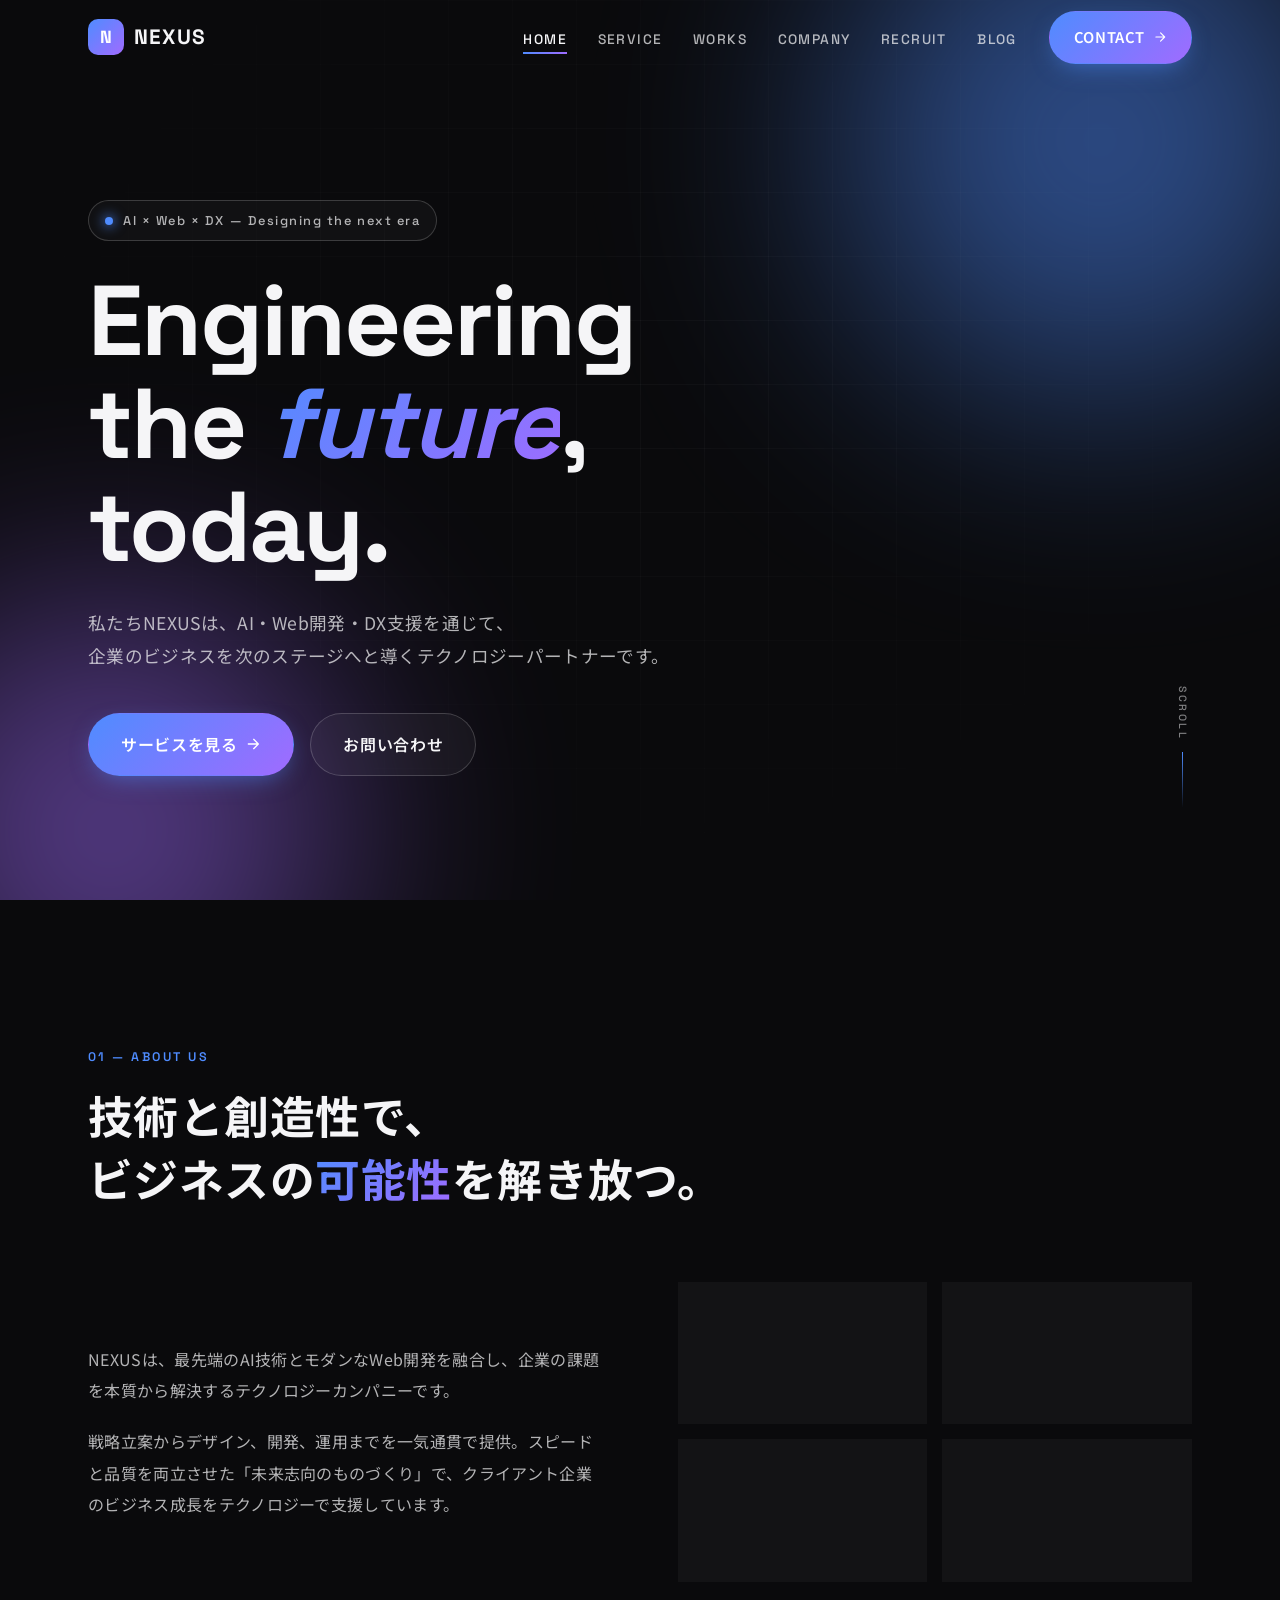
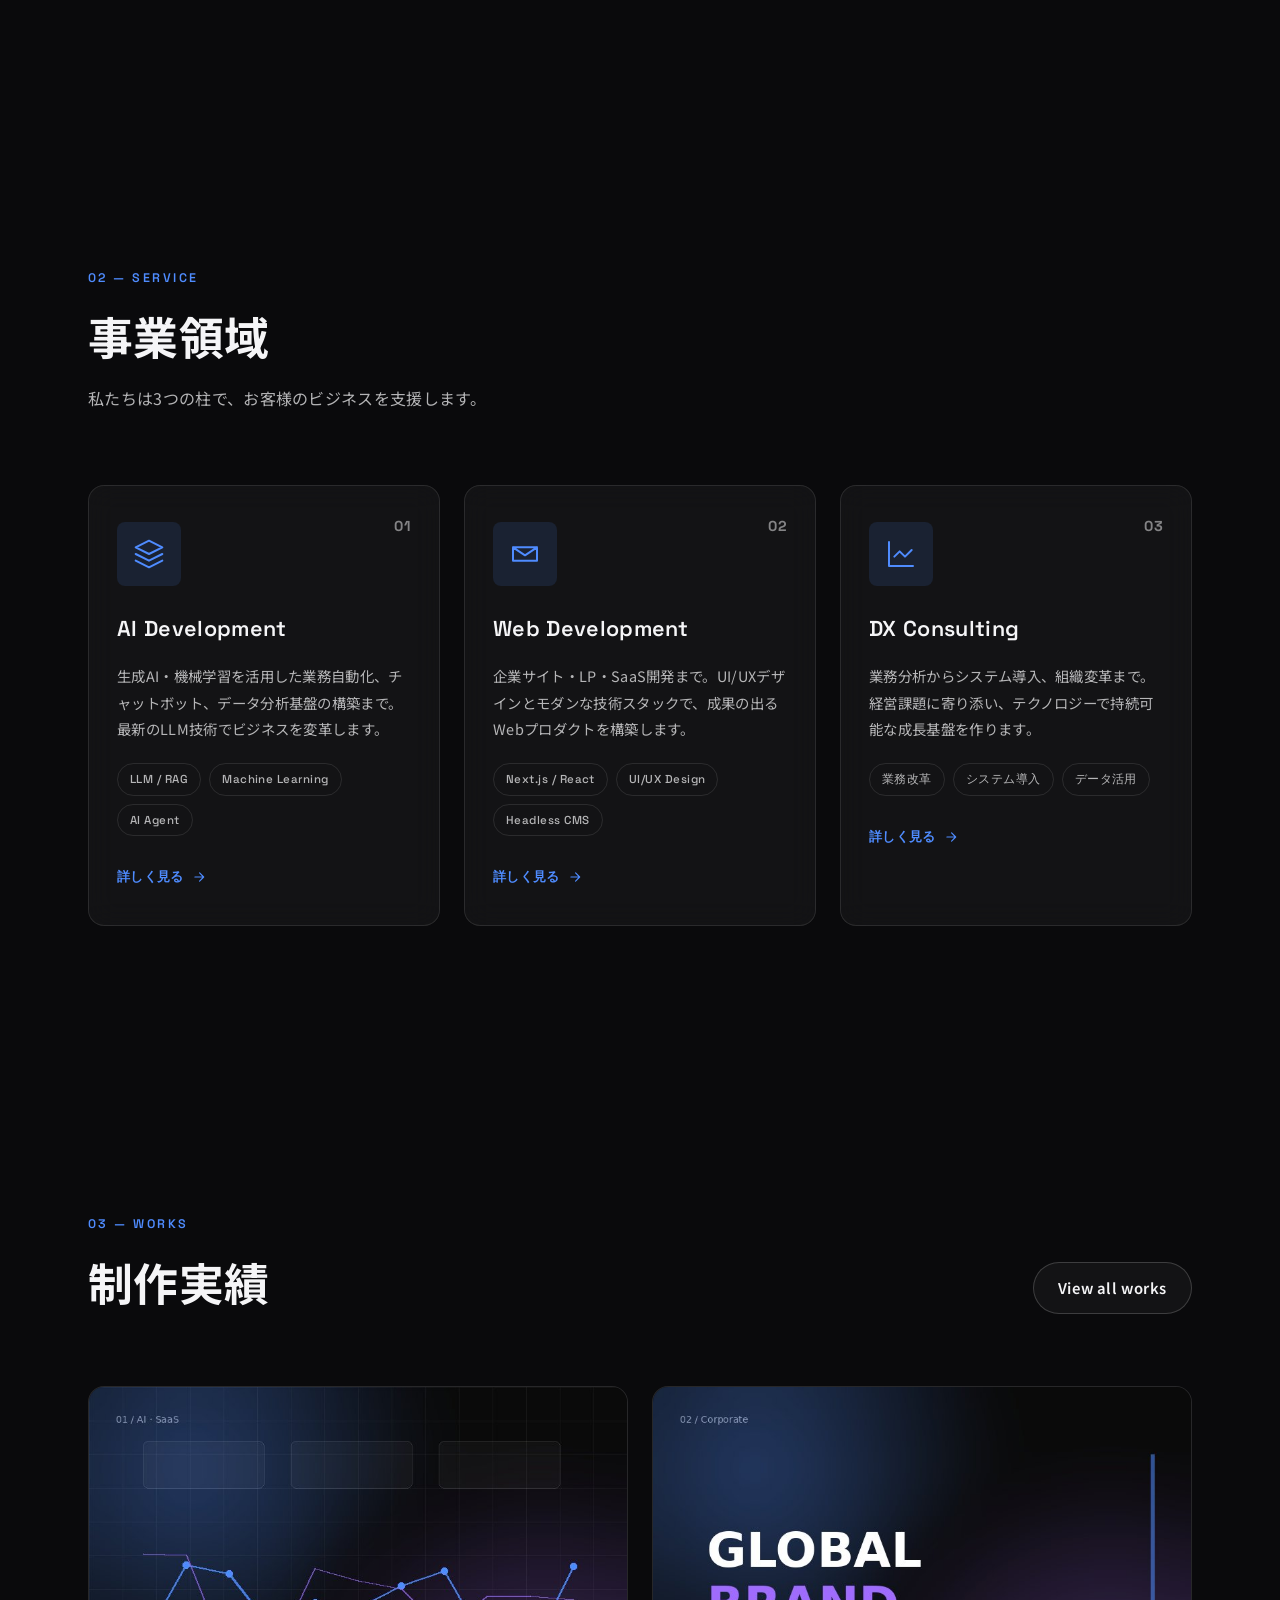
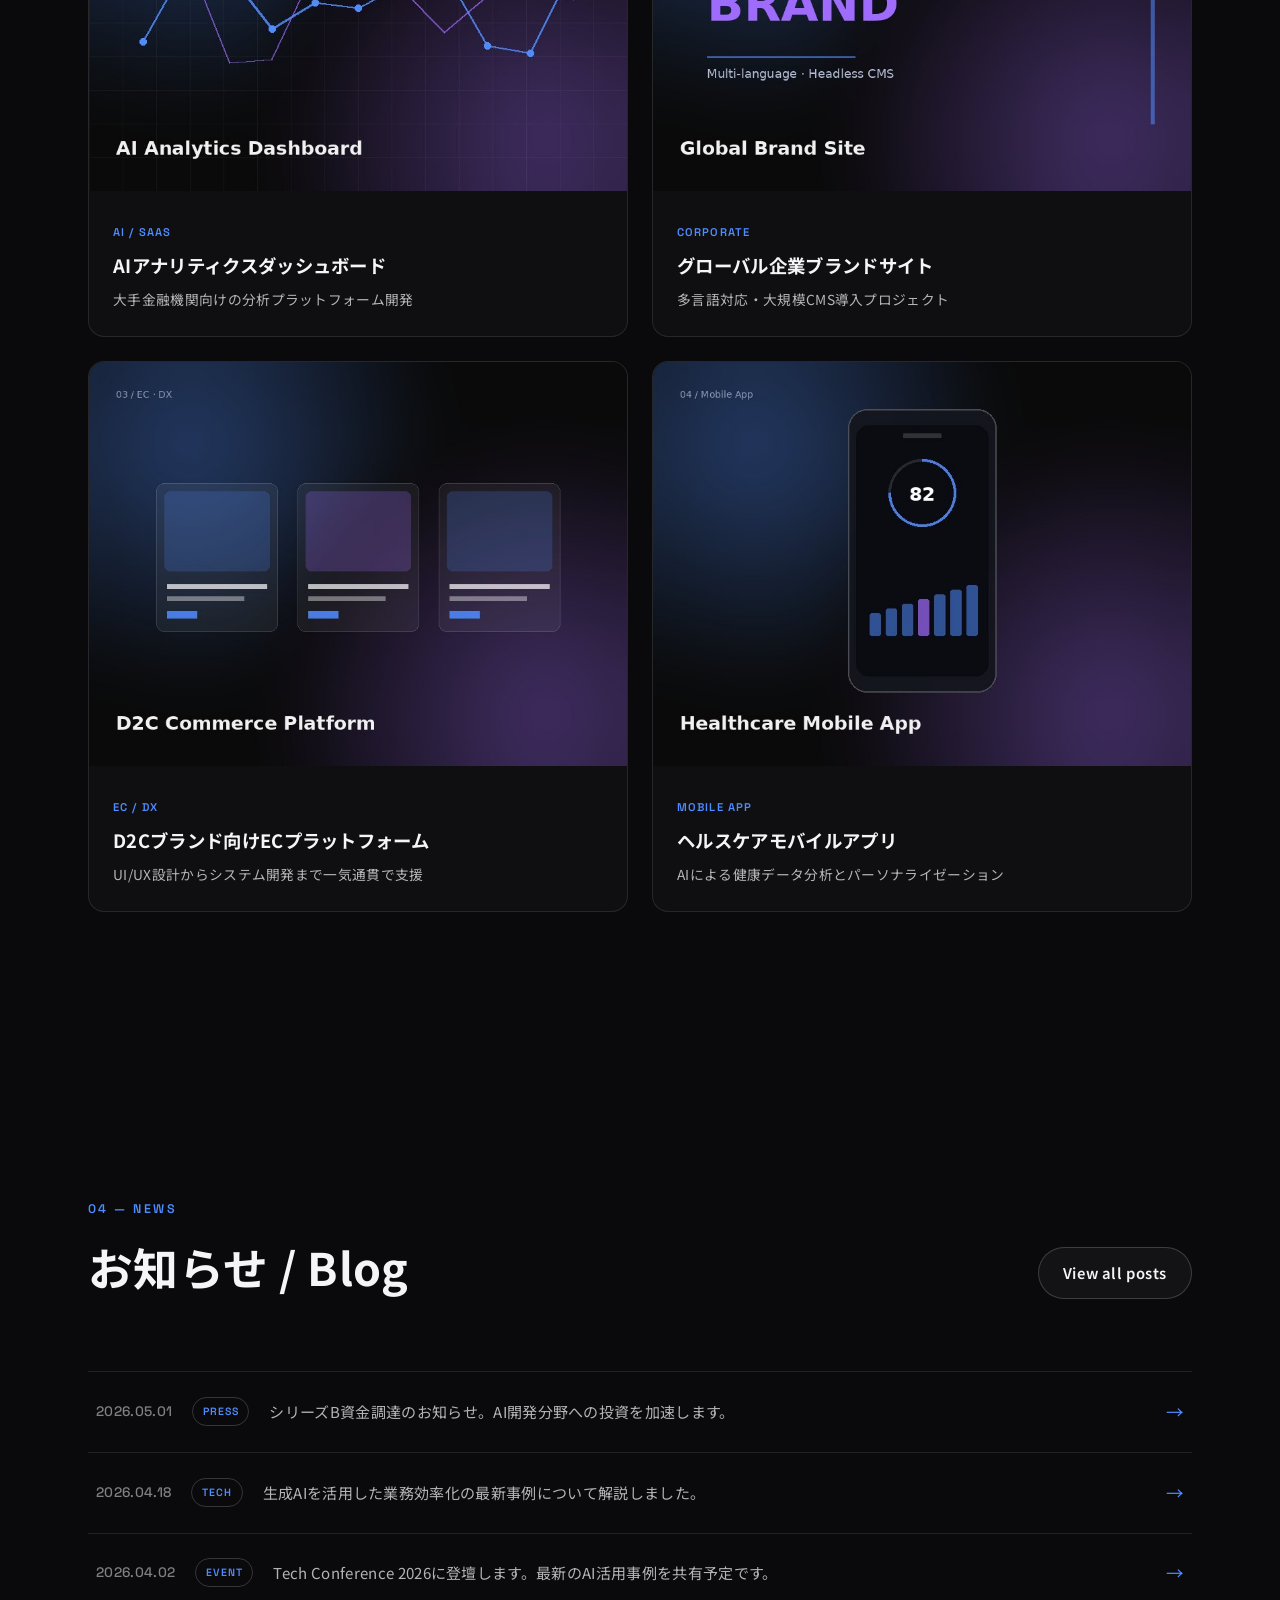
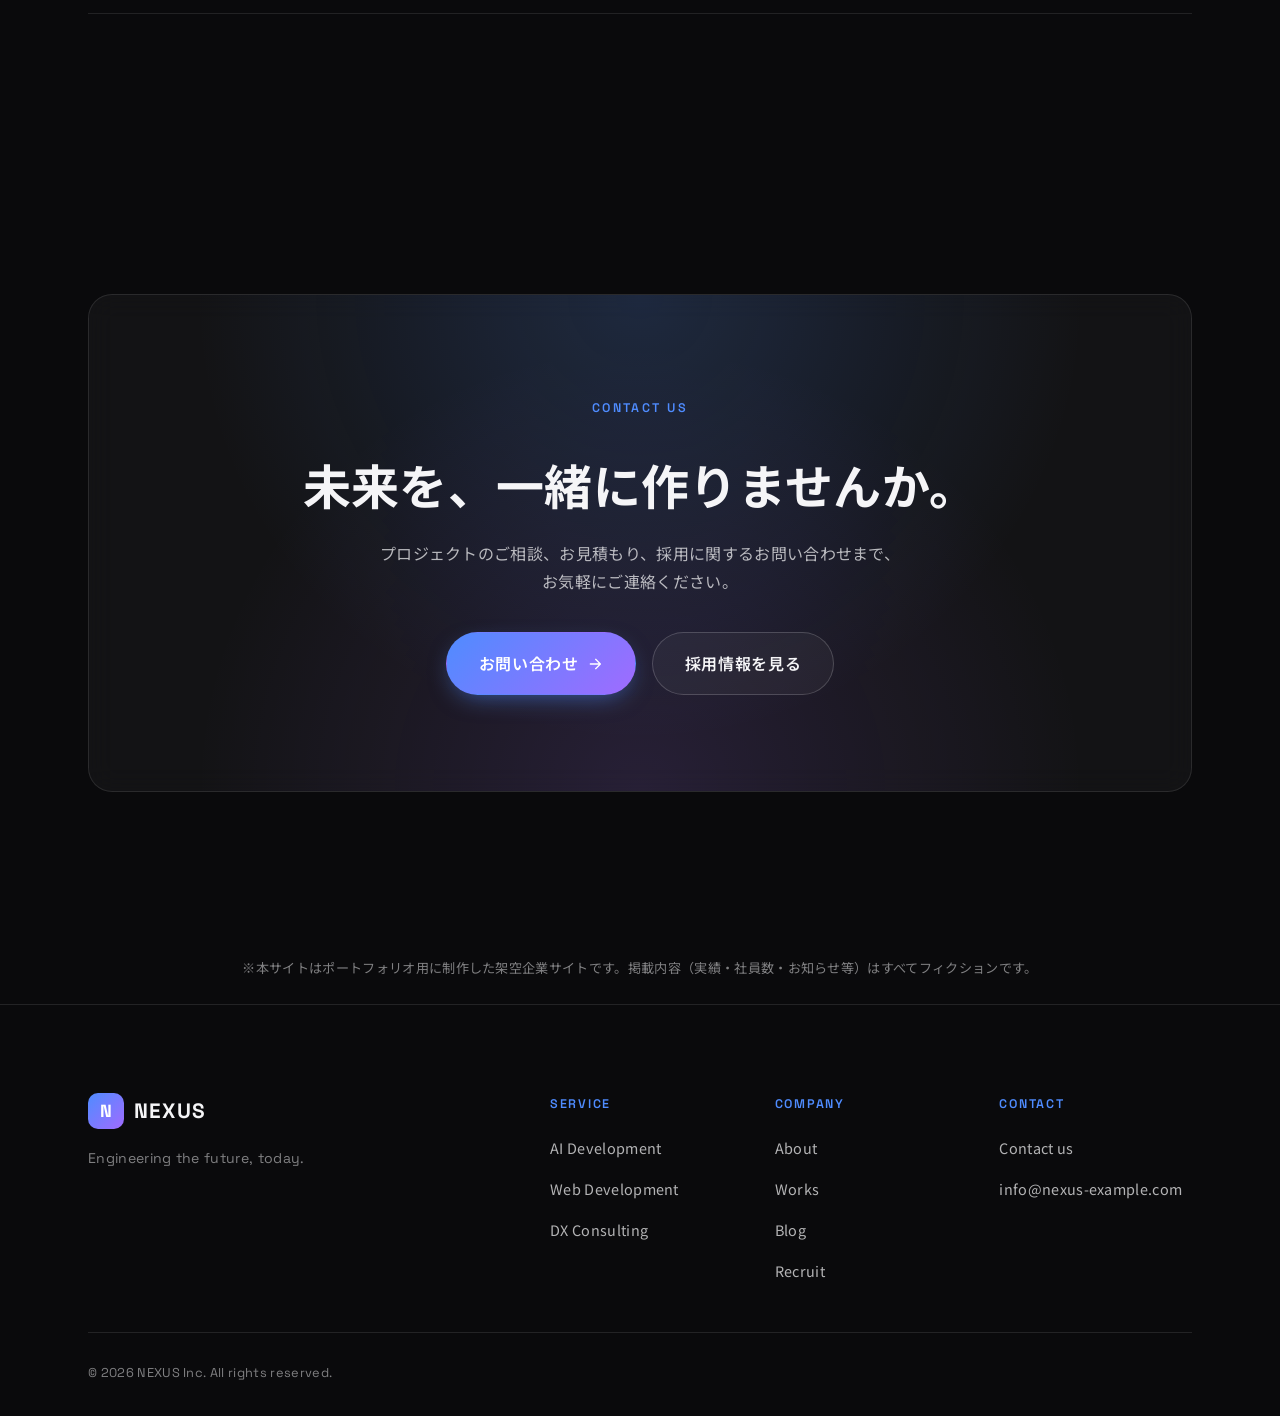
<file: index.html>
<!DOCTYPE html>
<html lang="ja" class="no-js">
<head>
  <script>document.documentElement.classList.remove('no-js');</script>
  <meta charset="UTF-8" />
  <meta name="viewport" content="width=device-width, initial-scale=1.0" />
  <meta name="format-detection" content="telephone=no" />

  <!-- SEO -->
  <title>NEXUS Inc. | AI・Web開発・DX支援で未来を設計するIT企業</title>
  <meta name="description" content="NEXUS Inc.はAI開発・Webサービス構築・DX支援を行うテクノロジーカンパニーです。最先端の技術と洗練されたデザインで、企業の未来を共に創造します。" />
  <meta name="author" content="NEXUS Inc." />
  <meta name="robots" content="index, follow" />

  <!-- OGP -->
  <meta property="og:title" content="NEXUS Inc. | AI・Web開発・DX支援で未来を設計するIT企業" />
  <meta property="og:description" content="最先端のテクノロジーで、企業の未来を共に創造します。" />
  <meta property="og:type" content="website" />
  <meta property="og:url" content="https://hirotonozaki.github.io/nexus-corporate/" />
  <meta property="og:image" content="https://hirotonozaki.github.io/nexus-corporate/assets/images/preview-mockup.png" />
  <meta name="twitter:card" content="summary_large_image" />

  <!-- Preconnect for performance -->
  <link rel="preconnect" href="https://fonts.googleapis.com" />
  <link rel="preconnect" href="https://fonts.gstatic.com" crossorigin />

  <!-- Fonts -->
  <link href="https://fonts.googleapis.com/css2?family=Inter:wght@300;400;500;600;700;800&family=Noto+Sans+JP:wght@300;400;500;700&family=Space+Grotesk:wght@400;500;600;700&display=swap" rel="stylesheet" />

  <!-- Favicon -->
  <link rel="icon" type="image/svg+xml" href="data:image/svg+xml,%3Csvg xmlns='http://www.w3.org/2000/svg' viewBox='0 0 100 100'%3E%3Crect width='100' height='100' rx='20' fill='%230a0a0a'/%3E%3Ctext x='50' y='68' font-family='Arial' font-size='60' font-weight='800' fill='%234f8cff' text-anchor='middle'%3EN%3C/text%3E%3C/svg%3E" />

  <!-- Stylesheets（読み込み順: reset → style） -->
  <link rel="stylesheet" href="css/reset.css" />
  <link rel="stylesheet" href="css/style.css" />
</head>
<body>

  <!-- ========== Header ========== -->
  <header class="header" id="header">
    <div class="header__inner">
      <a href="index.html" class="header__logo" aria-label="NEXUS Inc. ホームへ">
        <span class="header__logo-mark">N</span>
        <span class="header__logo-text">NEXUS</span>
      </a>

      <!-- PCナビゲーション -->
      <nav class="nav" aria-label="メインナビゲーション">
        <ul class="nav__list">
          <li><a href="index.html" class="nav__link is-active">HOME</a></li>
          <li><a href="pages/service.html" class="nav__link">SERVICE</a></li>
          <li><a href="pages/works.html" class="nav__link">WORKS</a></li>
          <li><a href="pages/company.html" class="nav__link">COMPANY</a></li>
          <li><a href="pages/recruit.html" class="nav__link">RECRUIT</a></li>
          <li><a href="pages/blog.html" class="nav__link">BLOG</a></li>
        </ul>
      </nav>

      <a href="pages/contact.html" class="header__cta btn btn--primary">
        <span>CONTACT</span>
        <svg width="14" height="14" viewBox="0 0 24 24" fill="none" aria-hidden="true">
          <path d="M5 12h14M13 5l7 7-7 7" stroke="currentColor" stroke-width="2" stroke-linecap="round" stroke-linejoin="round"/>
        </svg>
      </a>

      <!-- ハンバーガーボタン -->
      <button class="hamburger" id="hamburger" aria-label="メニューを開く" aria-expanded="false" aria-controls="drawer">
        <span></span>
        <span></span>
        <span></span>
      </button>
    </div>
  </header>

  <!-- ========== ドロワー（モバイル用メニュー） ========== -->
  <div class="drawer" id="drawer" aria-hidden="true">
    <nav class="drawer__nav" aria-label="モバイルナビゲーション">
      <ul class="drawer__list">
        <li><a href="index.html" class="drawer__link"><span class="drawer__num">01</span>HOME</a></li>
        <li><a href="pages/service.html" class="drawer__link"><span class="drawer__num">02</span>SERVICE</a></li>
        <li><a href="pages/works.html" class="drawer__link"><span class="drawer__num">03</span>WORKS</a></li>
        <li><a href="pages/company.html" class="drawer__link"><span class="drawer__num">04</span>COMPANY</a></li>
        <li><a href="pages/recruit.html" class="drawer__link"><span class="drawer__num">05</span>RECRUIT</a></li>
        <li><a href="pages/blog.html" class="drawer__link"><span class="drawer__num">06</span>BLOG</a></li>
        <li><a href="pages/contact.html" class="drawer__link"><span class="drawer__num">07</span>CONTACT</a></li>
      </ul>
      <div class="drawer__info">
        <p class="drawer__info-label">Get in touch</p>
        <a href="mailto:info@nexus-example.com" class="drawer__info-mail">info@nexus-example.com</a>
      </div>
    </nav>
  </div>

  <main>

    <!-- ========== Hero ========== -->
    <section class="hero" aria-label="ヒーローセクション">
      <!-- 背景のグラデーション・パーティクル -->
      <div class="hero__bg" aria-hidden="true">
        <div class="hero__gradient hero__gradient--1"></div>
        <div class="hero__gradient hero__gradient--2"></div>
        <div class="hero__grid"></div>
      </div>

      <div class="hero__inner container">
        <p class="hero__tagline" data-animate="fade-up">
          <span class="hero__tagline-dot"></span>
          AI × Web × DX — Designing the next era
        </p>

        <h1 class="hero__title">
          <span class="hero__title-line" data-animate="fade-up" data-delay="100">Engineering</span>
          <span class="hero__title-line" data-animate="fade-up" data-delay="200">the <em>future</em>,</span>
          <span class="hero__title-line" data-animate="fade-up" data-delay="300">today.</span>
        </h1>

        <p class="hero__lead" data-animate="fade-up" data-delay="500">
          私たちNEXUSは、AI・Web開発・DX支援を通じて、<br />
          企業のビジネスを次のステージへと導くテクノロジーパートナーです。
        </p>

        <div class="hero__actions" data-animate="fade-up" data-delay="700">
          <a href="pages/service.html" class="btn btn--primary btn--lg">
            <span>サービスを見る</span>
            <svg width="16" height="16" viewBox="0 0 24 24" fill="none" aria-hidden="true">
              <path d="M5 12h14M13 5l7 7-7 7" stroke="currentColor" stroke-width="2" stroke-linecap="round" stroke-linejoin="round"/>
            </svg>
          </a>
          <a href="pages/contact.html" class="btn btn--ghost btn--lg">
            <span>お問い合わせ</span>
          </a>
        </div>

        <!-- スクロールインジケーター -->
        <div class="hero__scroll" aria-hidden="true">
          <span class="hero__scroll-text">SCROLL</span>
          <span class="hero__scroll-line"></span>
        </div>
      </div>
    </section>

    <!-- ========== About (ミッション) ========== -->
    <section class="about section" aria-labelledby="about-title">
      <div class="container">
        <div class="section-head" data-animate="fade-up">
          <span class="section-head__label">01 — About us</span>
          <h2 class="section-head__title" id="about-title">
            技術と創造性で、<br />
            ビジネスの<em>可能性</em>を解き放つ。
          </h2>
        </div>

        <div class="about__grid">
          <div class="about__text" data-animate="fade-up">
            <p>
              NEXUSは、最先端のAI技術とモダンなWeb開発を融合し、企業の課題を本質から解決するテクノロジーカンパニーです。
            </p>
            <p>
              戦略立案からデザイン、開発、運用までを一気通貫で提供。スピードと品質を両立させた「未来志向のものづくり」で、クライアント企業のビジネス成長をテクノロジーで支援しています。
            </p>
          </div>
          <div class="about__stats" data-animate="fade-up" data-delay="200">
            <div class="stat glass">
              <span class="stat__num">AI</span>
              <span class="stat__label">Technology Driven</span>
            </div>
            <div class="stat glass">
              <span class="stat__num">UX</span>
              <span class="stat__label">User Experience Focus</span>
            </div>
            <div class="stat glass">
              <span class="stat__num">24/7</span>
              <span class="stat__label">Support Design Concept</span>
            </div>
            <div class="stat glass">
              <span class="stat__num">DX</span>
              <span class="stat__label">Business Transformation</span>
            </div>
          </div>
        </div>
      </div>
    </section>

    <!-- ========== Service ========== -->
    <section class="service section" aria-labelledby="service-title">
      <div class="container">
        <div class="section-head" data-animate="fade-up">
          <span class="section-head__label">02 — Service</span>
          <h2 class="section-head__title" id="service-title">
            事業領域
          </h2>
          <p class="section-head__desc">
            私たちは3つの柱で、お客様のビジネスを支援します。
          </p>
        </div>

        <div class="service__grid">
          <!-- Card 1 -->
          <article class="service-card glass" data-animate="fade-up">
            <div class="service-card__icon" aria-hidden="true">
              <svg width="32" height="32" viewBox="0 0 24 24" fill="none">
                <path d="M12 2L2 7l10 5 10-5-10-5zM2 17l10 5 10-5M2 12l10 5 10-5" stroke="currentColor" stroke-width="1.5" stroke-linecap="round" stroke-linejoin="round"/>
              </svg>
            </div>
            <span class="service-card__num">01</span>
            <h3 class="service-card__title">AI Development</h3>
            <p class="service-card__desc">
              生成AI・機械学習を活用した業務自動化、チャットボット、データ分析基盤の構築まで。最新のLLM技術でビジネスを変革します。
            </p>
            <ul class="service-card__tags">
              <li>LLM / RAG</li>
              <li>Machine Learning</li>
              <li>AI Agent</li>
            </ul>
            <a href="pages/service.html" class="service-card__link">
              詳しく見る
              <svg width="14" height="14" viewBox="0 0 24 24" fill="none" aria-hidden="true">
                <path d="M5 12h14M13 5l7 7-7 7" stroke="currentColor" stroke-width="2" stroke-linecap="round" stroke-linejoin="round"/>
              </svg>
            </a>
          </article>

          <!-- Card 2 -->
          <article class="service-card glass" data-animate="fade-up" data-delay="150">
            <div class="service-card__icon" aria-hidden="true">
              <svg width="32" height="32" viewBox="0 0 24 24" fill="none">
                <path d="M21 7H3v10h18V7zM3 7l9 6 9-6" stroke="currentColor" stroke-width="1.5" stroke-linecap="round" stroke-linejoin="round"/>
              </svg>
            </div>
            <span class="service-card__num">02</span>
            <h3 class="service-card__title">Web Development</h3>
            <p class="service-card__desc">
              企業サイト・LP・SaaS開発まで。UI/UXデザインとモダンな技術スタックで、成果の出るWebプロダクトを構築します。
            </p>
            <ul class="service-card__tags">
              <li>Next.js / React</li>
              <li>UI/UX Design</li>
              <li>Headless CMS</li>
            </ul>
            <a href="pages/service.html" class="service-card__link">
              詳しく見る
              <svg width="14" height="14" viewBox="0 0 24 24" fill="none" aria-hidden="true">
                <path d="M5 12h14M13 5l7 7-7 7" stroke="currentColor" stroke-width="2" stroke-linecap="round" stroke-linejoin="round"/>
              </svg>
            </a>
          </article>

          <!-- Card 3 -->
          <article class="service-card glass" data-animate="fade-up" data-delay="300">
            <div class="service-card__icon" aria-hidden="true">
              <svg width="32" height="32" viewBox="0 0 24 24" fill="none">
                <path d="M3 3v18h18M7 14l4-4 4 4 5-5" stroke="currentColor" stroke-width="1.5" stroke-linecap="round" stroke-linejoin="round"/>
              </svg>
            </div>
            <span class="service-card__num">03</span>
            <h3 class="service-card__title">DX Consulting</h3>
            <p class="service-card__desc">
              業務分析からシステム導入、組織変革まで。経営課題に寄り添い、テクノロジーで持続可能な成長基盤を作ります。
            </p>
            <ul class="service-card__tags">
              <li>業務改革</li>
              <li>システム導入</li>
              <li>データ活用</li>
            </ul>
            <a href="pages/service.html" class="service-card__link">
              詳しく見る
              <svg width="14" height="14" viewBox="0 0 24 24" fill="none" aria-hidden="true">
                <path d="M5 12h14M13 5l7 7-7 7" stroke="currentColor" stroke-width="2" stroke-linecap="round" stroke-linejoin="round"/>
              </svg>
            </a>
          </article>
        </div>
      </div>
    </section>

    <!-- ========== Works ========== -->
    <section class="works section" aria-labelledby="works-title">
      <div class="container">
        <div class="section-head section-head--row" data-animate="fade-up">
          <div>
            <span class="section-head__label">03 — Works</span>
            <h2 class="section-head__title" id="works-title">制作実績</h2>
          </div>
          <a href="pages/works.html" class="btn btn--ghost">View all works</a>
        </div>

        <div class="works__grid">
          <a href="pages/works.html" class="work-card" data-animate="fade-up">
            <div class="work-card__img">
              <img src="assets/images/works/work-01.jpg" width="800" height="600" alt="AIアナリティクスダッシュボードの制作実績" loading="lazy" />
            </div>
            <div class="work-card__body">
              <span class="work-card__tag">AI / SaaS</span>
              <h3 class="work-card__title">AIアナリティクスダッシュボード</h3>
              <p class="work-card__desc">大手金融機関向けの分析プラットフォーム開発</p>
            </div>
          </a>

          <a href="pages/works.html" class="work-card" data-animate="fade-up" data-delay="150">
            <div class="work-card__img">
              <img src="assets/images/works/work-02.jpg" width="800" height="600" alt="グローバル企業ブランドサイトの制作実績" loading="lazy" />
            </div>
            <div class="work-card__body">
              <span class="work-card__tag">Corporate</span>
              <h3 class="work-card__title">グローバル企業ブランドサイト</h3>
              <p class="work-card__desc">多言語対応・大規模CMS導入プロジェクト</p>
            </div>
          </a>

          <a href="pages/works.html" class="work-card" data-animate="fade-up" data-delay="300">
            <div class="work-card__img">
              <img src="assets/images/works/work-03.jpg" width="800" height="600" alt="D2C向けECプラットフォームの制作実績" loading="lazy" />
            </div>
            <div class="work-card__body">
              <span class="work-card__tag">EC / DX</span>
              <h3 class="work-card__title">D2Cブランド向けECプラットフォーム</h3>
              <p class="work-card__desc">UI/UX設計からシステム開発まで一気通貫で支援</p>
            </div>
          </a>

          <a href="pages/works.html" class="work-card" data-animate="fade-up" data-delay="450">
            <div class="work-card__img">
              <img src="assets/images/works/work-04.jpg" width="800" height="600" alt="ヘルスケアモバイルアプリの制作実績" loading="lazy" />
            </div>
            <div class="work-card__body">
              <span class="work-card__tag">Mobile App</span>
              <h3 class="work-card__title">ヘルスケアモバイルアプリ</h3>
              <p class="work-card__desc">AIによる健康データ分析とパーソナライゼーション</p>
            </div>
          </a>
        </div>
      </div>
    </section>

    <!-- ========== News / Blog ========== -->
    <section class="news section" aria-labelledby="news-title">
      <div class="container">
        <div class="section-head section-head--row" data-animate="fade-up">
          <div>
            <span class="section-head__label">04 — News</span>
            <h2 class="section-head__title" id="news-title">お知らせ / Blog</h2>
          </div>
          <a href="pages/blog.html" class="btn btn--ghost">View all posts</a>
        </div>

        <ul class="news__list">
          <li class="news__item" data-animate="fade-up">
            <a href="pages/blog.html" class="news__link">
              <time class="news__date" datetime="2026-05-01">2026.05.01</time>
              <span class="news__tag">PRESS</span>
              <p class="news__title">シリーズB資金調達のお知らせ。AI開発分野への投資を加速します。</p>
              <span class="news__arrow" aria-hidden="true">→</span>
            </a>
          </li>
          <li class="news__item" data-animate="fade-up" data-delay="100">
            <a href="pages/blog.html" class="news__link">
              <time class="news__date" datetime="2026-04-18">2026.04.18</time>
              <span class="news__tag">TECH</span>
              <p class="news__title">生成AIを活用した業務効率化の最新事例について解説しました。</p>
              <span class="news__arrow" aria-hidden="true">→</span>
            </a>
          </li>
          <li class="news__item" data-animate="fade-up" data-delay="200">
            <a href="pages/blog.html" class="news__link">
              <time class="news__date" datetime="2026-04-02">2026.04.02</time>
              <span class="news__tag">EVENT</span>
              <p class="news__title">Tech Conference 2026に登壇します。最新のAI活用事例を共有予定です。</p>
              <span class="news__arrow" aria-hidden="true">→</span>
            </a>
          </li>
        </ul>
      </div>
    </section>

    <!-- ========== CTA ========== -->
    <section class="cta section" aria-labelledby="cta-title">
      <div class="container">
        <div class="cta__inner glass" data-animate="fade-up">
          <div class="cta__bg" aria-hidden="true"></div>
          <span class="section-head__label">Contact us</span>
          <h2 class="cta__title" id="cta-title">
            未来を、<br class="sp-only" />一緒に作りませんか。
          </h2>
          <p class="cta__desc">
            プロジェクトのご相談、お見積もり、採用に関するお問い合わせまで、<br />
            お気軽にご連絡ください。
          </p>
          <div class="cta__actions">
            <a href="pages/contact.html" class="btn btn--primary btn--lg">
              <span>お問い合わせ</span>
              <svg width="16" height="16" viewBox="0 0 24 24" fill="none" aria-hidden="true">
                <path d="M5 12h14M13 5l7 7-7 7" stroke="currentColor" stroke-width="2" stroke-linecap="round" stroke-linejoin="round"/>
              </svg>
            </a>
            <a href="pages/recruit.html" class="btn btn--ghost btn--lg">
              <span>採用情報を見る</span>
            </a>
          </div>
        </div>
      </div>
    </section>

    <!-- ========== Site Note (架空企業表記) ========== -->
    <p class="site-note container" role="note">
      ※本サイトはポートフォリオ用に制作した架空企業サイトです。掲載内容（実績・社員数・お知らせ等）はすべてフィクションです。
    </p>

  </main>

  <!-- ========== Footer ========== -->
  <footer class="footer" role="contentinfo">
    <div class="container">
      <div class="footer__top">
        <div class="footer__brand">
          <a href="index.html" class="footer__logo">
            <span class="header__logo-mark">N</span>
            <span class="header__logo-text">NEXUS</span>
          </a>
          <p class="footer__tagline">Engineering the future, today.</p>
        </div>

        <nav class="footer__nav" aria-label="フッターナビゲーション">
          <div class="footer__col">
            <h4 class="footer__heading">Service</h4>
            <ul>
              <li><a href="pages/service.html">AI Development</a></li>
              <li><a href="pages/service.html">Web Development</a></li>
              <li><a href="pages/service.html">DX Consulting</a></li>
            </ul>
          </div>
          <div class="footer__col">
            <h4 class="footer__heading">Company</h4>
            <ul>
              <li><a href="pages/company.html">About</a></li>
              <li><a href="pages/works.html">Works</a></li>
              <li><a href="pages/blog.html">Blog</a></li>
              <li><a href="pages/recruit.html">Recruit</a></li>
            </ul>
          </div>
          <div class="footer__col">
            <h4 class="footer__heading">Contact</h4>
            <ul>
              <li><a href="pages/contact.html">Contact us</a></li>
              <li><a href="mailto:info@nexus-example.com">info@nexus-example.com</a></li>
            </ul>
          </div>
        </nav>
      </div>

      <div class="footer__bottom">
        <p class="footer__copy">© 2026 NEXUS Inc. All rights reserved.</p>
      </div>
    </div>
  </footer>

  <!-- ページトップに戻るボタン -->
  <button class="page-top" id="pageTop" aria-label="ページトップへ戻る">
    <svg width="16" height="16" viewBox="0 0 24 24" fill="none" aria-hidden="true">
      <path d="M12 19V5M5 12l7-7 7 7" stroke="currentColor" stroke-width="2" stroke-linecap="round" stroke-linejoin="round"/>
    </svg>
  </button>

  <!-- JavaScript -->
  <script src="js/main.js" defer></script>
</body>
</html>
</file>
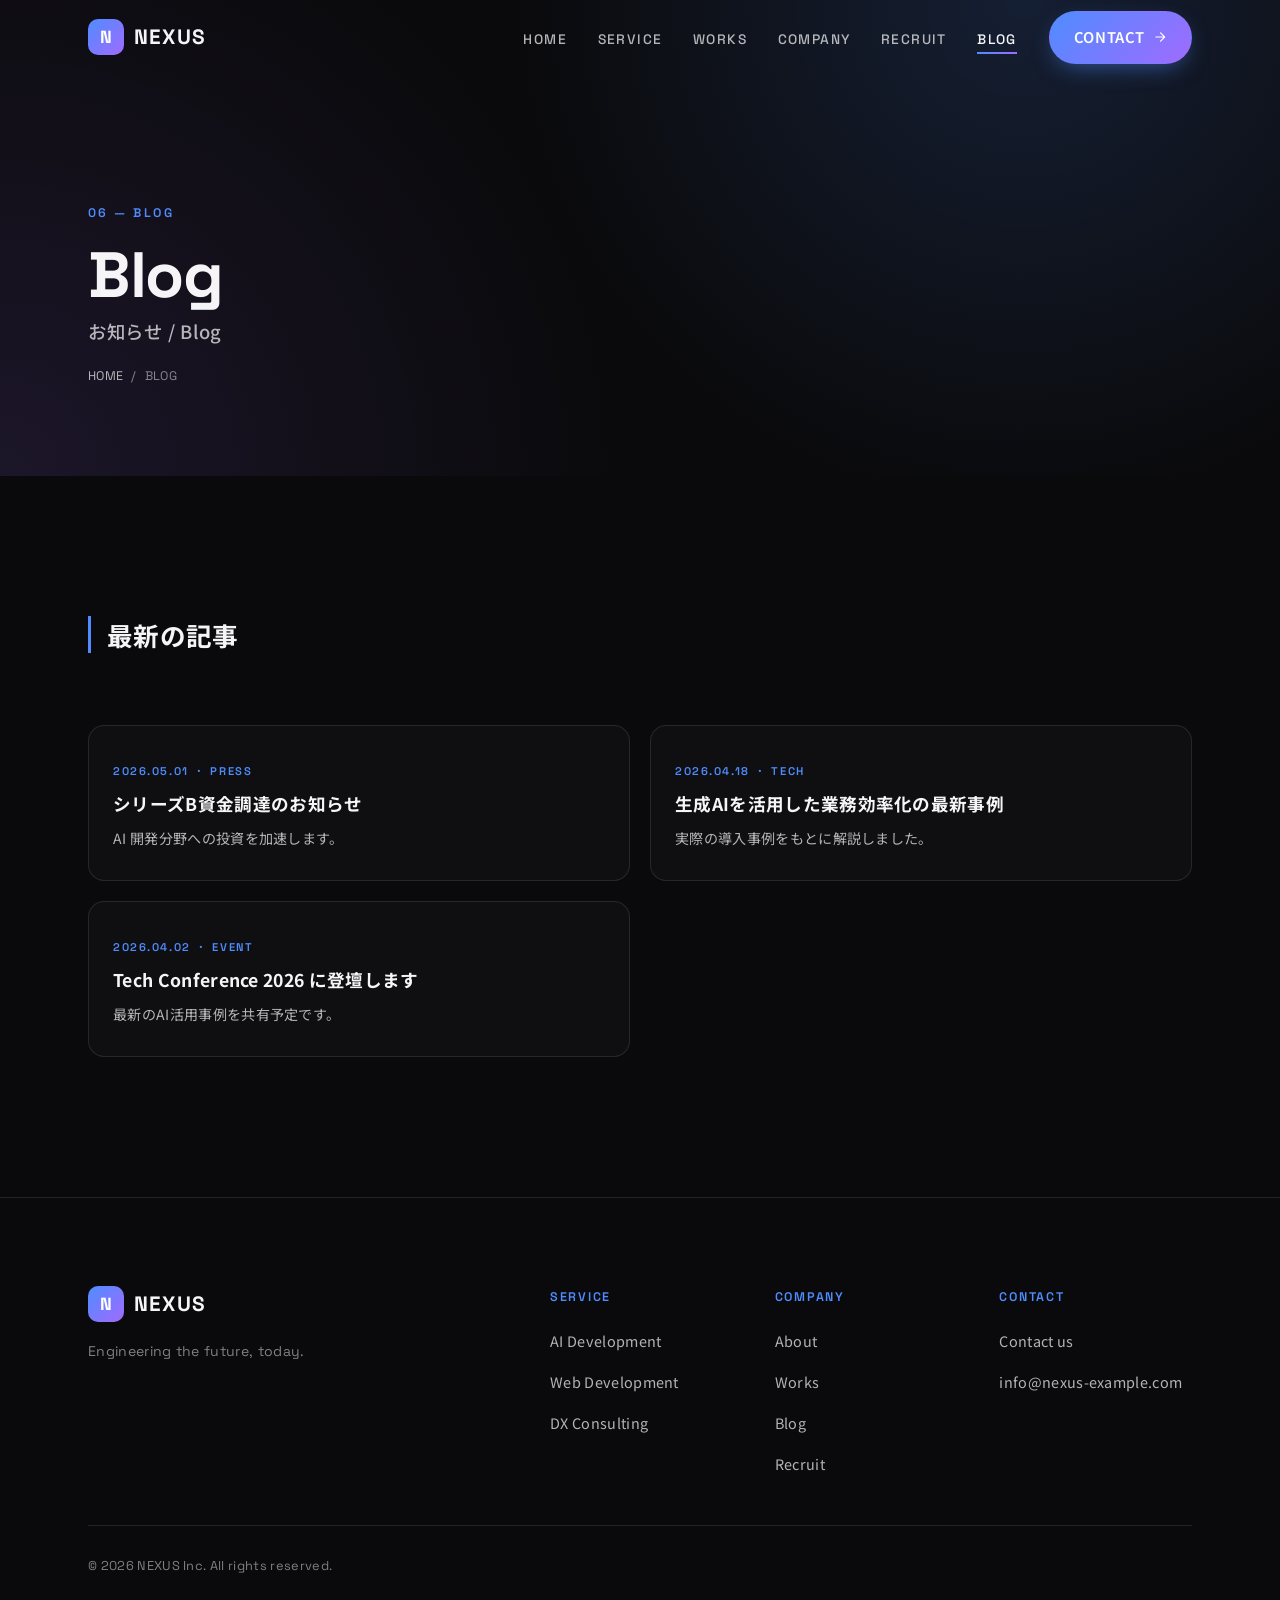
<file: pages/blog.html>
<!DOCTYPE html>
<html lang="ja" class="no-js">
<head>
  <script>document.documentElement.classList.remove('no-js');</script>
  <meta charset="UTF-8" />
  <meta name="viewport" content="width=device-width, initial-scale=1.0" />
  <meta name="format-detection" content="telephone=no" />

  <title>Blog | NEXUS Inc.</title>
  <meta name="description" content="NEXUS Inc. のお知らせ / Blogページです。" />
  <meta name="robots" content="index, follow" />

  <link rel="preconnect" href="https://fonts.googleapis.com" />
  <link rel="preconnect" href="https://fonts.gstatic.com" crossorigin />
  <link href="https://fonts.googleapis.com/css2?family=Inter:wght@300;400;500;600;700;800&family=Noto+Sans+JP:wght@300;400;500;700&family=Space+Grotesk:wght@400;500;600;700&display=swap" rel="stylesheet" />

  <link rel="icon" type="image/svg+xml" href="data:image/svg+xml,%3Csvg xmlns='http://www.w3.org/2000/svg' viewBox='0 0 100 100'%3E%3Crect width='100' height='100' rx='20' fill='%230a0a0a'/%3E%3Ctext x='50' y='68' font-family='Arial' font-size='60' font-weight='800' fill='%234f8cff' text-anchor='middle'%3EN%3C/text%3E%3C/svg%3E" />

  <!-- Stylesheets（読み込み順: reset → style → pages） -->
  <link rel="stylesheet" href="../css/reset.css" />
  <link rel="stylesheet" href="../css/style.css" />
  <link rel="stylesheet" href="../css/pages.css" />
</head>
<body>

  <!-- ========== Header ========== -->
  <header class="header" id="header">
    <div class="header__inner">
      <a href="../index.html" class="header__logo" aria-label="NEXUS Inc. ホームへ">
        <span class="header__logo-mark">N</span>
        <span class="header__logo-text">NEXUS</span>
      </a>

      <nav class="nav" aria-label="メインナビゲーション">
        <ul class="nav__list">
          <li><a href="../index.html" class="nav__link">HOME</a></li>
          <li><a href="service.html" class="nav__link">SERVICE</a></li>
          <li><a href="works.html" class="nav__link">WORKS</a></li>
          <li><a href="company.html" class="nav__link">COMPANY</a></li>
          <li><a href="recruit.html" class="nav__link">RECRUIT</a></li>
          <li><a href="blog.html" class="nav__link is-active">BLOG</a></li>
        </ul>
      </nav>

      <a href="contact.html" class="header__cta btn btn--primary">
        <span>CONTACT</span>
        <svg width="14" height="14" viewBox="0 0 24 24" fill="none" aria-hidden="true">
          <path d="M5 12h14M13 5l7 7-7 7" stroke="currentColor" stroke-width="2" stroke-linecap="round" stroke-linejoin="round"/>
        </svg>
      </a>

      <button class="hamburger" id="hamburger" aria-label="メニューを開く" aria-expanded="false" aria-controls="drawer">
        <span></span><span></span><span></span>
      </button>
    </div>
  </header>

  <!-- ========== ドロワー ========== -->
  <div class="drawer" id="drawer" aria-hidden="true">
    <nav class="drawer__nav" aria-label="モバイルナビゲーション">
      <ul class="drawer__list">
        <li><a href="../index.html" class="drawer__link"><span class="drawer__num">01</span>HOME</a></li>
        <li><a href="service.html" class="drawer__link"><span class="drawer__num">02</span>SERVICE</a></li>
        <li><a href="works.html" class="drawer__link"><span class="drawer__num">03</span>WORKS</a></li>
        <li><a href="company.html" class="drawer__link"><span class="drawer__num">04</span>COMPANY</a></li>
        <li><a href="recruit.html" class="drawer__link"><span class="drawer__num">05</span>RECRUIT</a></li>
        <li><a href="blog.html" class="drawer__link"><span class="drawer__num">06</span>BLOG</a></li>
        <li><a href="contact.html" class="drawer__link"><span class="drawer__num">07</span>CONTACT</a></li>
      </ul>
      <div class="drawer__info">
        <p class="drawer__info-label">Get in touch</p>
        <a href="mailto:info@nexus-example.com" class="drawer__info-mail">info@nexus-example.com</a>
      </div>
    </nav>
  </div>

  <main>
    <!-- ========== Page Hero ========== -->
    <section class="page-hero">
      <div class="page-hero__bg" aria-hidden="true"></div>
      <div class="page-hero__inner container">
        <span class="page-hero__label">06 — Blog</span>
        <h1 class="page-hero__title">
          Blog
          <span class="page-hero__title-jp">お知らせ / Blog</span>
        </h1>
        <nav class="breadcrumb" aria-label="パンくずリスト">
          <a href="../index.html">HOME</a>
          <span class="breadcrumb__sep">/</span>
          <span>BLOG</span>
        </nav>
      </div>
    </section>

        <section class="section">
          <div class="container">
            <div class="block">
              <h2 class="block__heading">最新の記事</h2>
            </div>
            <div class="cards cards--2">
              <article class="card">
                <span class="card__label">2026.05.01 ・ PRESS</span>
                <h3 class="card__title">シリーズB資金調達のお知らせ</h3>
                <p class="card__body">AI 開発分野への投資を加速します。</p>
              </article>
              <article class="card">
                <span class="card__label">2026.04.18 ・ TECH</span>
                <h3 class="card__title">生成AIを活用した業務効率化の最新事例</h3>
                <p class="card__body">実際の導入事例をもとに解説しました。</p>
              </article>
              <article class="card">
                <span class="card__label">2026.04.02 ・ EVENT</span>
                <h3 class="card__title">Tech Conference 2026 に登壇します</h3>
                <p class="card__body">最新のAI活用事例を共有予定です。</p>
              </article>
            </div>
          </div>
        </section>
        
  </main>

  <!-- ========== Footer ========== -->
  <footer class="footer" role="contentinfo">
    <div class="container">
      <div class="footer__top">
        <div class="footer__brand">
          <a href="../index.html" class="footer__logo">
            <span class="header__logo-mark">N</span>
            <span class="header__logo-text">NEXUS</span>
          </a>
          <p class="footer__tagline">Engineering the future, today.</p>
        </div>

        <nav class="footer__nav" aria-label="フッターナビゲーション">
          <div class="footer__col">
            <h4 class="footer__heading">Service</h4>
            <ul>
              <li><a href="service.html">AI Development</a></li>
              <li><a href="service.html">Web Development</a></li>
              <li><a href="service.html">DX Consulting</a></li>
            </ul>
          </div>
          <div class="footer__col">
            <h4 class="footer__heading">Company</h4>
            <ul>
              <li><a href="company.html">About</a></li>
              <li><a href="works.html">Works</a></li>
              <li><a href="blog.html">Blog</a></li>
              <li><a href="recruit.html">Recruit</a></li>
            </ul>
          </div>
          <div class="footer__col">
            <h4 class="footer__heading">Contact</h4>
            <ul>
              <li><a href="contact.html">Contact us</a></li>
              <li><a href="mailto:info@nexus-example.com">info@nexus-example.com</a></li>
            </ul>
          </div>
        </nav>
      </div>

      <div class="footer__bottom">
        <p class="footer__copy">© 2026 NEXUS Inc. All rights reserved.</p>
      </div>
    </div>
  </footer>

  <button class="page-top" id="pageTop" aria-label="ページトップへ戻る">
    <svg width="16" height="16" viewBox="0 0 24 24" fill="none" aria-hidden="true">
      <path d="M12 19V5M5 12l7-7 7 7" stroke="currentColor" stroke-width="2" stroke-linecap="round" stroke-linejoin="round"/>
    </svg>
  </button>

  <script src="../js/main.js" defer></script>
</body>
</html>
</file>
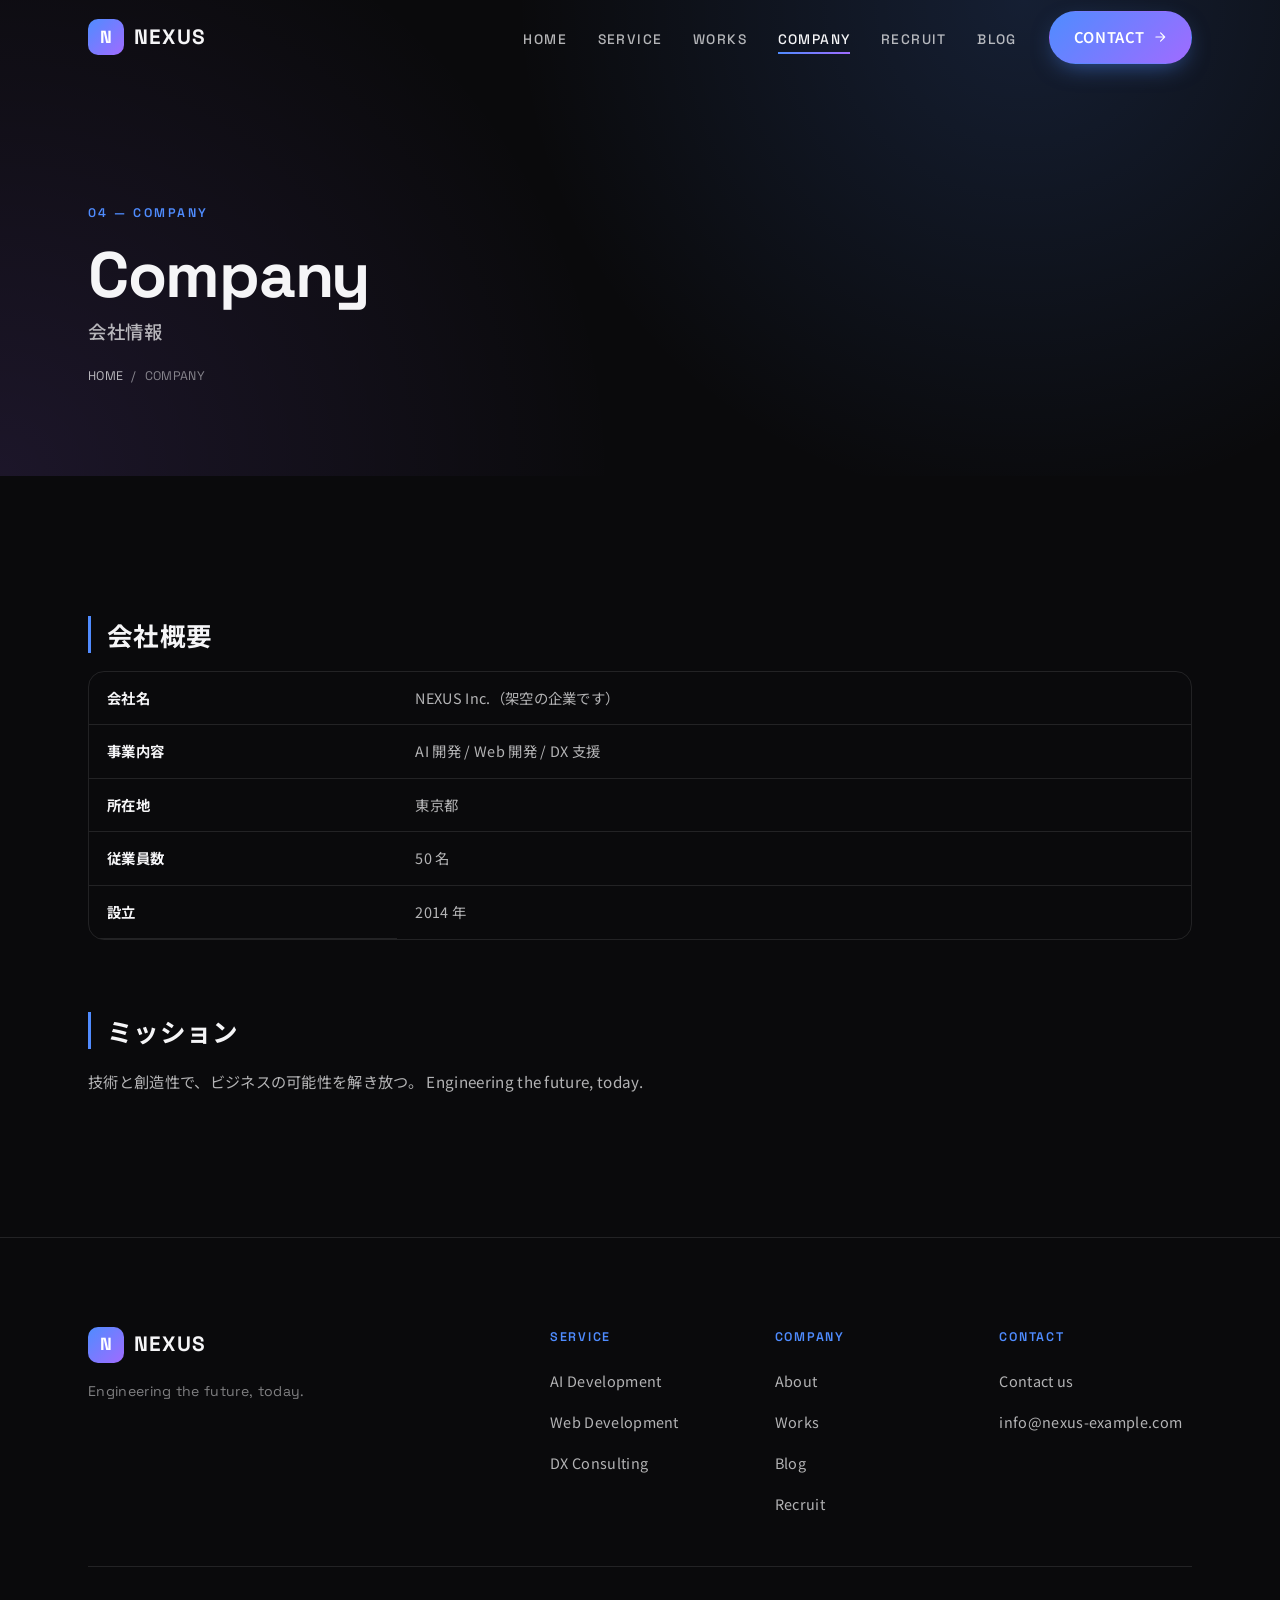
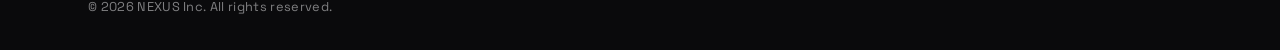
<file: pages/company.html>
<!DOCTYPE html>
<html lang="ja" class="no-js">
<head>
  <script>document.documentElement.classList.remove('no-js');</script>
  <meta charset="UTF-8" />
  <meta name="viewport" content="width=device-width, initial-scale=1.0" />
  <meta name="format-detection" content="telephone=no" />

  <title>Company | NEXUS Inc.</title>
  <meta name="description" content="NEXUS Inc. の会社情報ページです。" />
  <meta name="robots" content="index, follow" />

  <link rel="preconnect" href="https://fonts.googleapis.com" />
  <link rel="preconnect" href="https://fonts.gstatic.com" crossorigin />
  <link href="https://fonts.googleapis.com/css2?family=Inter:wght@300;400;500;600;700;800&family=Noto+Sans+JP:wght@300;400;500;700&family=Space+Grotesk:wght@400;500;600;700&display=swap" rel="stylesheet" />

  <link rel="icon" type="image/svg+xml" href="data:image/svg+xml,%3Csvg xmlns='http://www.w3.org/2000/svg' viewBox='0 0 100 100'%3E%3Crect width='100' height='100' rx='20' fill='%230a0a0a'/%3E%3Ctext x='50' y='68' font-family='Arial' font-size='60' font-weight='800' fill='%234f8cff' text-anchor='middle'%3EN%3C/text%3E%3C/svg%3E" />

  <!-- Stylesheets（読み込み順: reset → style → pages） -->
  <link rel="stylesheet" href="../css/reset.css" />
  <link rel="stylesheet" href="../css/style.css" />
  <link rel="stylesheet" href="../css/pages.css" />
</head>
<body>

  <!-- ========== Header ========== -->
  <header class="header" id="header">
    <div class="header__inner">
      <a href="../index.html" class="header__logo" aria-label="NEXUS Inc. ホームへ">
        <span class="header__logo-mark">N</span>
        <span class="header__logo-text">NEXUS</span>
      </a>

      <nav class="nav" aria-label="メインナビゲーション">
        <ul class="nav__list">
          <li><a href="../index.html" class="nav__link">HOME</a></li>
          <li><a href="service.html" class="nav__link">SERVICE</a></li>
          <li><a href="works.html" class="nav__link">WORKS</a></li>
          <li><a href="company.html" class="nav__link is-active">COMPANY</a></li>
          <li><a href="recruit.html" class="nav__link">RECRUIT</a></li>
          <li><a href="blog.html" class="nav__link">BLOG</a></li>
        </ul>
      </nav>

      <a href="contact.html" class="header__cta btn btn--primary">
        <span>CONTACT</span>
        <svg width="14" height="14" viewBox="0 0 24 24" fill="none" aria-hidden="true">
          <path d="M5 12h14M13 5l7 7-7 7" stroke="currentColor" stroke-width="2" stroke-linecap="round" stroke-linejoin="round"/>
        </svg>
      </a>

      <button class="hamburger" id="hamburger" aria-label="メニューを開く" aria-expanded="false" aria-controls="drawer">
        <span></span><span></span><span></span>
      </button>
    </div>
  </header>

  <!-- ========== ドロワー ========== -->
  <div class="drawer" id="drawer" aria-hidden="true">
    <nav class="drawer__nav" aria-label="モバイルナビゲーション">
      <ul class="drawer__list">
        <li><a href="../index.html" class="drawer__link"><span class="drawer__num">01</span>HOME</a></li>
        <li><a href="service.html" class="drawer__link"><span class="drawer__num">02</span>SERVICE</a></li>
        <li><a href="works.html" class="drawer__link"><span class="drawer__num">03</span>WORKS</a></li>
        <li><a href="company.html" class="drawer__link"><span class="drawer__num">04</span>COMPANY</a></li>
        <li><a href="recruit.html" class="drawer__link"><span class="drawer__num">05</span>RECRUIT</a></li>
        <li><a href="blog.html" class="drawer__link"><span class="drawer__num">06</span>BLOG</a></li>
        <li><a href="contact.html" class="drawer__link"><span class="drawer__num">07</span>CONTACT</a></li>
      </ul>
      <div class="drawer__info">
        <p class="drawer__info-label">Get in touch</p>
        <a href="mailto:info@nexus-example.com" class="drawer__info-mail">info@nexus-example.com</a>
      </div>
    </nav>
  </div>

  <main>
    <!-- ========== Page Hero ========== -->
    <section class="page-hero">
      <div class="page-hero__bg" aria-hidden="true"></div>
      <div class="page-hero__inner container">
        <span class="page-hero__label">04 — Company</span>
        <h1 class="page-hero__title">
          Company
          <span class="page-hero__title-jp">会社情報</span>
        </h1>
        <nav class="breadcrumb" aria-label="パンくずリスト">
          <a href="../index.html">HOME</a>
          <span class="breadcrumb__sep">/</span>
          <span>COMPANY</span>
        </nav>
      </div>
    </section>

        <section class="section">
          <div class="container">
            <div class="block">
              <h2 class="block__heading">会社概要</h2>
              <div class="table-wrap">
                <table class="table">
                  <tbody>
                    <tr><th>会社名</th><td>NEXUS Inc.（架空の企業です）</td></tr>
                    <tr><th>事業内容</th><td>AI 開発 / Web 開発 / DX 支援</td></tr>
                    <tr><th>所在地</th><td>東京都</td></tr>
                    <tr><th>従業員数</th><td>50 名</td></tr>
                    <tr><th>設立</th><td>2014 年</td></tr>
                  </tbody>
                </table>
              </div>
            </div>
            <div class="block">
              <h2 class="block__heading">ミッション</h2>
              <p class="block__body">
                技術と創造性で、ビジネスの可能性を解き放つ。
                Engineering the future, today.
              </p>
            </div>
          </div>
        </section>
        
  </main>

  <!-- ========== Footer ========== -->
  <footer class="footer" role="contentinfo">
    <div class="container">
      <div class="footer__top">
        <div class="footer__brand">
          <a href="../index.html" class="footer__logo">
            <span class="header__logo-mark">N</span>
            <span class="header__logo-text">NEXUS</span>
          </a>
          <p class="footer__tagline">Engineering the future, today.</p>
        </div>

        <nav class="footer__nav" aria-label="フッターナビゲーション">
          <div class="footer__col">
            <h4 class="footer__heading">Service</h4>
            <ul>
              <li><a href="service.html">AI Development</a></li>
              <li><a href="service.html">Web Development</a></li>
              <li><a href="service.html">DX Consulting</a></li>
            </ul>
          </div>
          <div class="footer__col">
            <h4 class="footer__heading">Company</h4>
            <ul>
              <li><a href="company.html">About</a></li>
              <li><a href="works.html">Works</a></li>
              <li><a href="blog.html">Blog</a></li>
              <li><a href="recruit.html">Recruit</a></li>
            </ul>
          </div>
          <div class="footer__col">
            <h4 class="footer__heading">Contact</h4>
            <ul>
              <li><a href="contact.html">Contact us</a></li>
              <li><a href="mailto:info@nexus-example.com">info@nexus-example.com</a></li>
            </ul>
          </div>
        </nav>
      </div>

      <div class="footer__bottom">
        <p class="footer__copy">© 2026 NEXUS Inc. All rights reserved.</p>
      </div>
    </div>
  </footer>

  <button class="page-top" id="pageTop" aria-label="ページトップへ戻る">
    <svg width="16" height="16" viewBox="0 0 24 24" fill="none" aria-hidden="true">
      <path d="M12 19V5M5 12l7-7 7 7" stroke="currentColor" stroke-width="2" stroke-linecap="round" stroke-linejoin="round"/>
    </svg>
  </button>

  <script src="../js/main.js" defer></script>
</body>
</html>
</file>
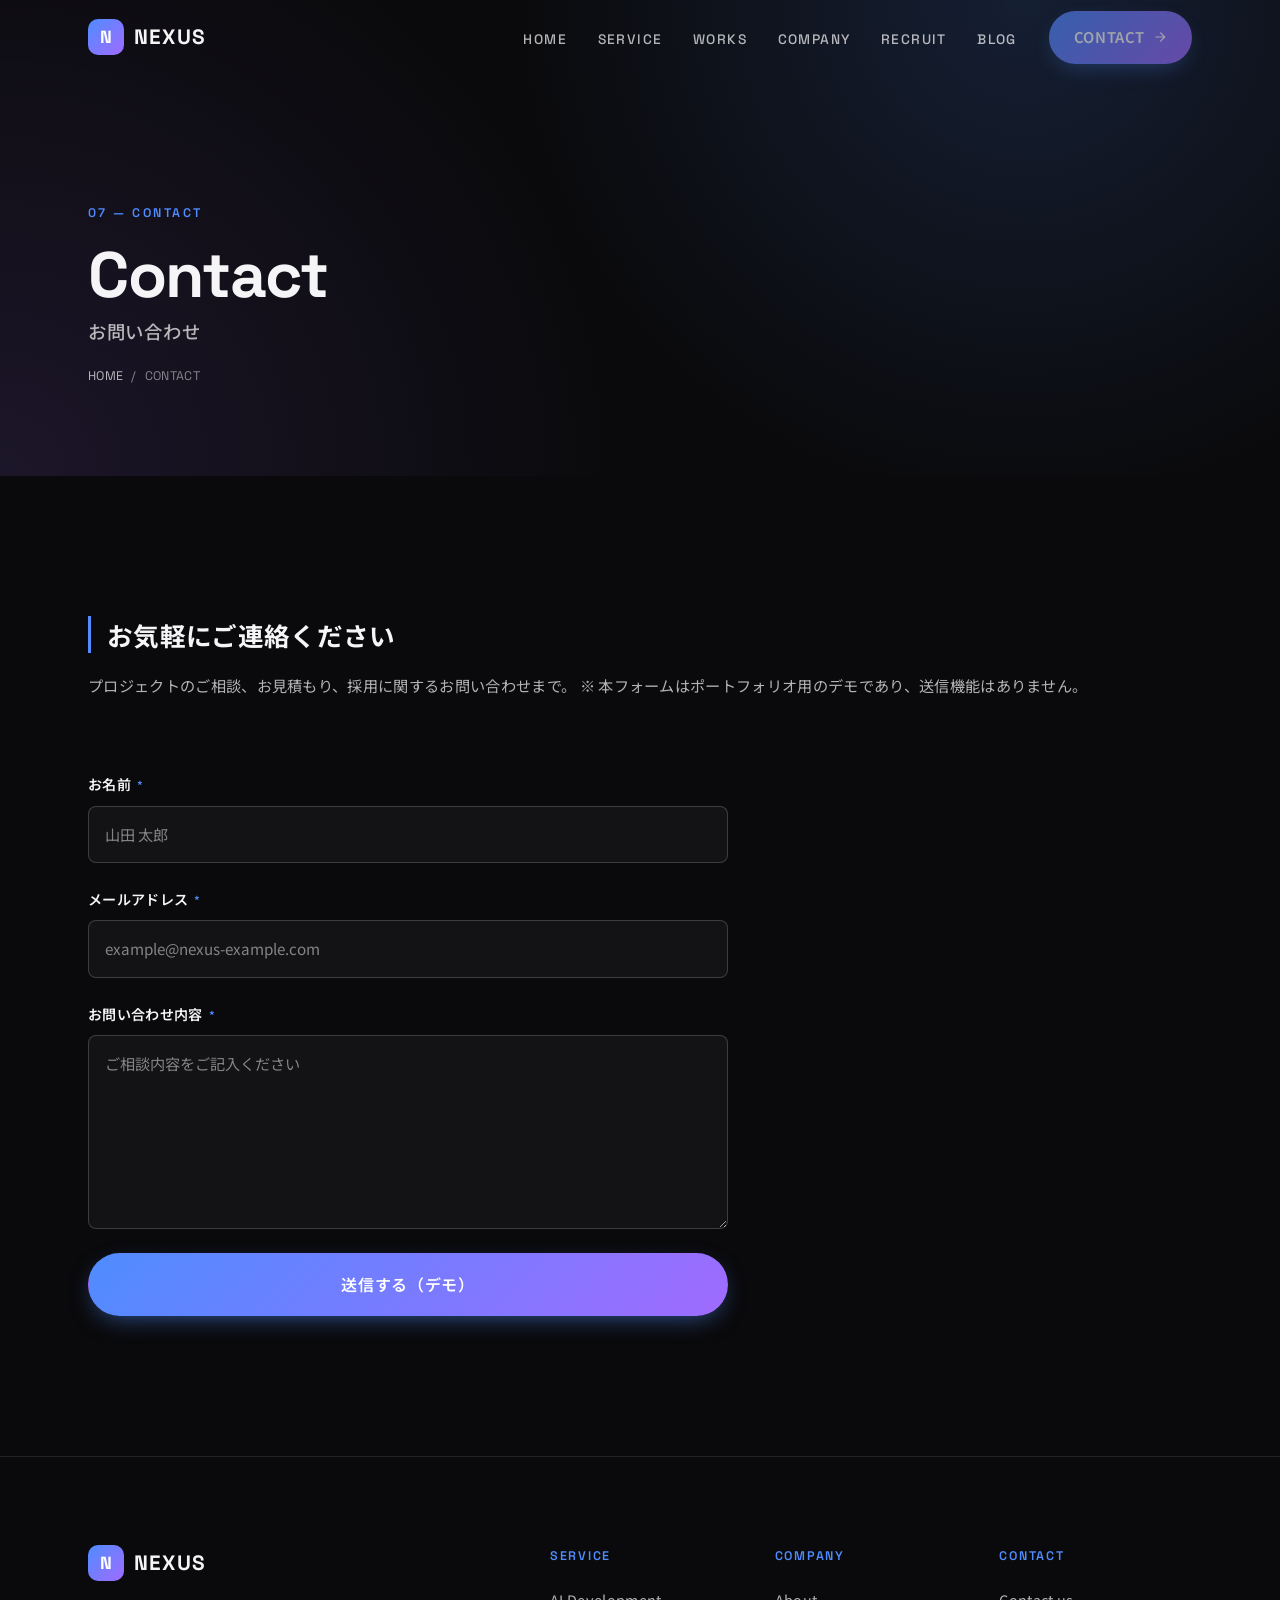
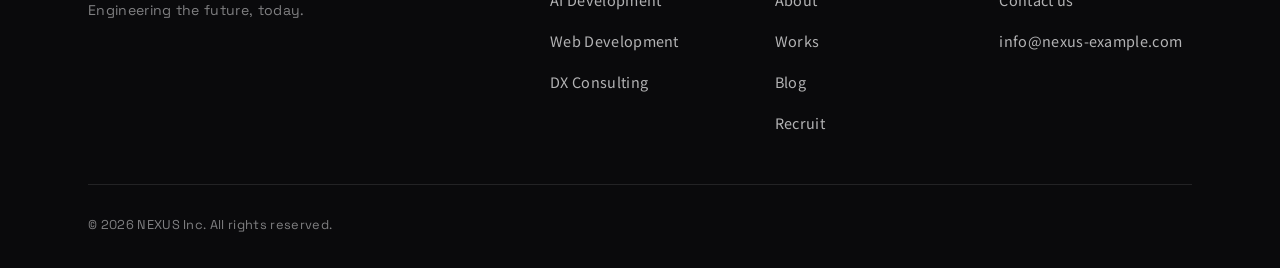
<file: pages/contact.html>
<!DOCTYPE html>
<html lang="ja" class="no-js">
<head>
  <script>document.documentElement.classList.remove('no-js');</script>
  <meta charset="UTF-8" />
  <meta name="viewport" content="width=device-width, initial-scale=1.0" />
  <meta name="format-detection" content="telephone=no" />

  <title>Contact | NEXUS Inc.</title>
  <meta name="description" content="NEXUS Inc. のお問い合わせページです。" />
  <meta name="robots" content="index, follow" />

  <link rel="preconnect" href="https://fonts.googleapis.com" />
  <link rel="preconnect" href="https://fonts.gstatic.com" crossorigin />
  <link href="https://fonts.googleapis.com/css2?family=Inter:wght@300;400;500;600;700;800&family=Noto+Sans+JP:wght@300;400;500;700&family=Space+Grotesk:wght@400;500;600;700&display=swap" rel="stylesheet" />

  <link rel="icon" type="image/svg+xml" href="data:image/svg+xml,%3Csvg xmlns='http://www.w3.org/2000/svg' viewBox='0 0 100 100'%3E%3Crect width='100' height='100' rx='20' fill='%230a0a0a'/%3E%3Ctext x='50' y='68' font-family='Arial' font-size='60' font-weight='800' fill='%234f8cff' text-anchor='middle'%3EN%3C/text%3E%3C/svg%3E" />

  <!-- Stylesheets（読み込み順: reset → style → pages） -->
  <link rel="stylesheet" href="../css/reset.css" />
  <link rel="stylesheet" href="../css/style.css" />
  <link rel="stylesheet" href="../css/pages.css" />
</head>
<body>

  <!-- ========== Header ========== -->
  <header class="header" id="header">
    <div class="header__inner">
      <a href="../index.html" class="header__logo" aria-label="NEXUS Inc. ホームへ">
        <span class="header__logo-mark">N</span>
        <span class="header__logo-text">NEXUS</span>
      </a>

      <nav class="nav" aria-label="メインナビゲーション">
        <ul class="nav__list">
          <li><a href="../index.html" class="nav__link">HOME</a></li>
          <li><a href="service.html" class="nav__link">SERVICE</a></li>
          <li><a href="works.html" class="nav__link">WORKS</a></li>
          <li><a href="company.html" class="nav__link">COMPANY</a></li>
          <li><a href="recruit.html" class="nav__link">RECRUIT</a></li>
          <li><a href="blog.html" class="nav__link">BLOG</a></li>
        </ul>
      </nav>

      <span class="header__cta btn btn--primary is-current" aria-current="page">
        <span>CONTACT</span>
        <svg width="14" height="14" viewBox="0 0 24 24" fill="none" aria-hidden="true">
          <path d="M5 12h14M13 5l7 7-7 7" stroke="currentColor" stroke-width="2" stroke-linecap="round" stroke-linejoin="round"/>
        </svg>
      </span>

      <button class="hamburger" id="hamburger" aria-label="メニューを開く" aria-expanded="false" aria-controls="drawer">
        <span></span><span></span><span></span>
      </button>
    </div>
  </header>

  <!-- ========== ドロワー ========== -->
  <div class="drawer" id="drawer" aria-hidden="true">
    <nav class="drawer__nav" aria-label="モバイルナビゲーション">
      <ul class="drawer__list">
        <li><a href="../index.html" class="drawer__link"><span class="drawer__num">01</span>HOME</a></li>
        <li><a href="service.html" class="drawer__link"><span class="drawer__num">02</span>SERVICE</a></li>
        <li><a href="works.html" class="drawer__link"><span class="drawer__num">03</span>WORKS</a></li>
        <li><a href="company.html" class="drawer__link"><span class="drawer__num">04</span>COMPANY</a></li>
        <li><a href="recruit.html" class="drawer__link"><span class="drawer__num">05</span>RECRUIT</a></li>
        <li><a href="blog.html" class="drawer__link"><span class="drawer__num">06</span>BLOG</a></li>
        <li><a href="contact.html" class="drawer__link"><span class="drawer__num">07</span>CONTACT</a></li>
      </ul>
      <div class="drawer__info">
        <p class="drawer__info-label">Get in touch</p>
        <a href="mailto:info@nexus-example.com" class="drawer__info-mail">info@nexus-example.com</a>
      </div>
    </nav>
  </div>

  <main>
    <!-- ========== Page Hero ========== -->
    <section class="page-hero">
      <div class="page-hero__bg" aria-hidden="true"></div>
      <div class="page-hero__inner container">
        <span class="page-hero__label">07 — Contact</span>
        <h1 class="page-hero__title">
          Contact
          <span class="page-hero__title-jp">お問い合わせ</span>
        </h1>
        <nav class="breadcrumb" aria-label="パンくずリスト">
          <a href="../index.html">HOME</a>
          <span class="breadcrumb__sep">/</span>
          <span>CONTACT</span>
        </nav>
      </div>
    </section>

        <section class="section">
          <div class="container">
            <div class="block">
              <h2 class="block__heading">お気軽にご連絡ください</h2>
              <p class="block__body">
                プロジェクトのご相談、お見積もり、採用に関するお問い合わせまで。
                ※ 本フォームはポートフォリオ用のデモであり、送信機能はありません。
              </p>
            </div>
            <form class="form" onsubmit="return false;" aria-label="お問い合わせフォーム">
              <div class="form__row">
                <label class="form__label" for="name">お名前<span class="req" aria-label="必須">*</span></label>
                <input class="form__input" type="text" id="name" name="name" placeholder="山田 太郎" required autocomplete="name" />
              </div>
              <div class="form__row">
                <label class="form__label" for="email">メールアドレス<span class="req" aria-label="必須">*</span></label>
                <input class="form__input" type="email" id="email" name="email" placeholder="example@nexus-example.com" required autocomplete="email" />
              </div>
              <div class="form__row">
                <label class="form__label" for="message">お問い合わせ内容<span class="req" aria-label="必須">*</span></label>
                <textarea class="form__textarea" id="message" name="message" rows="6" placeholder="ご相談内容をご記入ください" required></textarea>
              </div>
              <button type="submit" class="btn btn--primary btn--lg">
                <span>送信する（デモ）</span>
              </button>
            </form>
          </div>
        </section>
        
  </main>

  <!-- ========== Footer ========== -->
  <footer class="footer" role="contentinfo">
    <div class="container">
      <div class="footer__top">
        <div class="footer__brand">
          <a href="../index.html" class="footer__logo">
            <span class="header__logo-mark">N</span>
            <span class="header__logo-text">NEXUS</span>
          </a>
          <p class="footer__tagline">Engineering the future, today.</p>
        </div>

        <nav class="footer__nav" aria-label="フッターナビゲーション">
          <div class="footer__col">
            <h4 class="footer__heading">Service</h4>
            <ul>
              <li><a href="service.html">AI Development</a></li>
              <li><a href="service.html">Web Development</a></li>
              <li><a href="service.html">DX Consulting</a></li>
            </ul>
          </div>
          <div class="footer__col">
            <h4 class="footer__heading">Company</h4>
            <ul>
              <li><a href="company.html">About</a></li>
              <li><a href="works.html">Works</a></li>
              <li><a href="blog.html">Blog</a></li>
              <li><a href="recruit.html">Recruit</a></li>
            </ul>
          </div>
          <div class="footer__col">
            <h4 class="footer__heading">Contact</h4>
            <ul>
              <li><a href="contact.html">Contact us</a></li>
              <li><a href="mailto:info@nexus-example.com">info@nexus-example.com</a></li>
            </ul>
          </div>
        </nav>
      </div>

      <div class="footer__bottom">
        <p class="footer__copy">© 2026 NEXUS Inc. All rights reserved.</p>
      </div>
    </div>
  </footer>

  <button class="page-top" id="pageTop" aria-label="ページトップへ戻る">
    <svg width="16" height="16" viewBox="0 0 24 24" fill="none" aria-hidden="true">
      <path d="M12 19V5M5 12l7-7 7 7" stroke="currentColor" stroke-width="2" stroke-linecap="round" stroke-linejoin="round"/>
    </svg>
  </button>

  <script src="../js/main.js" defer></script>
</body>
</html>
</file>
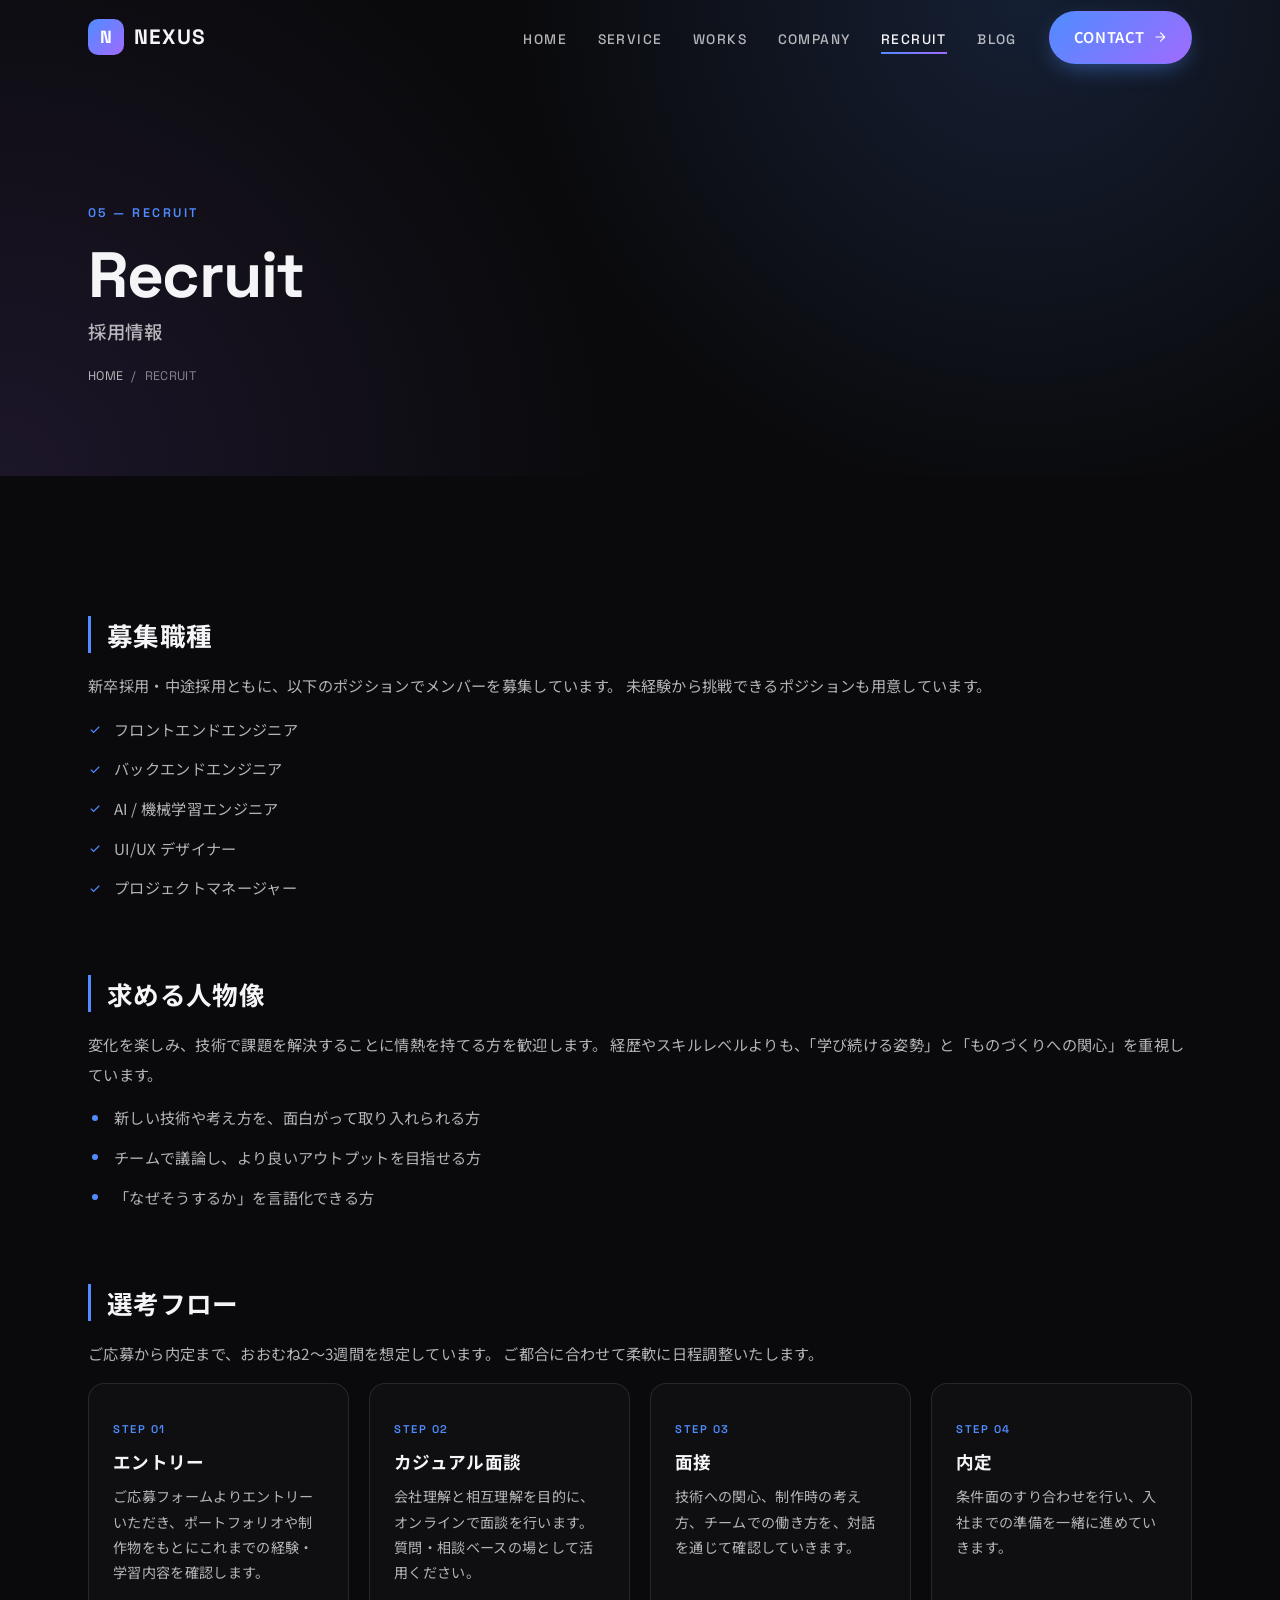
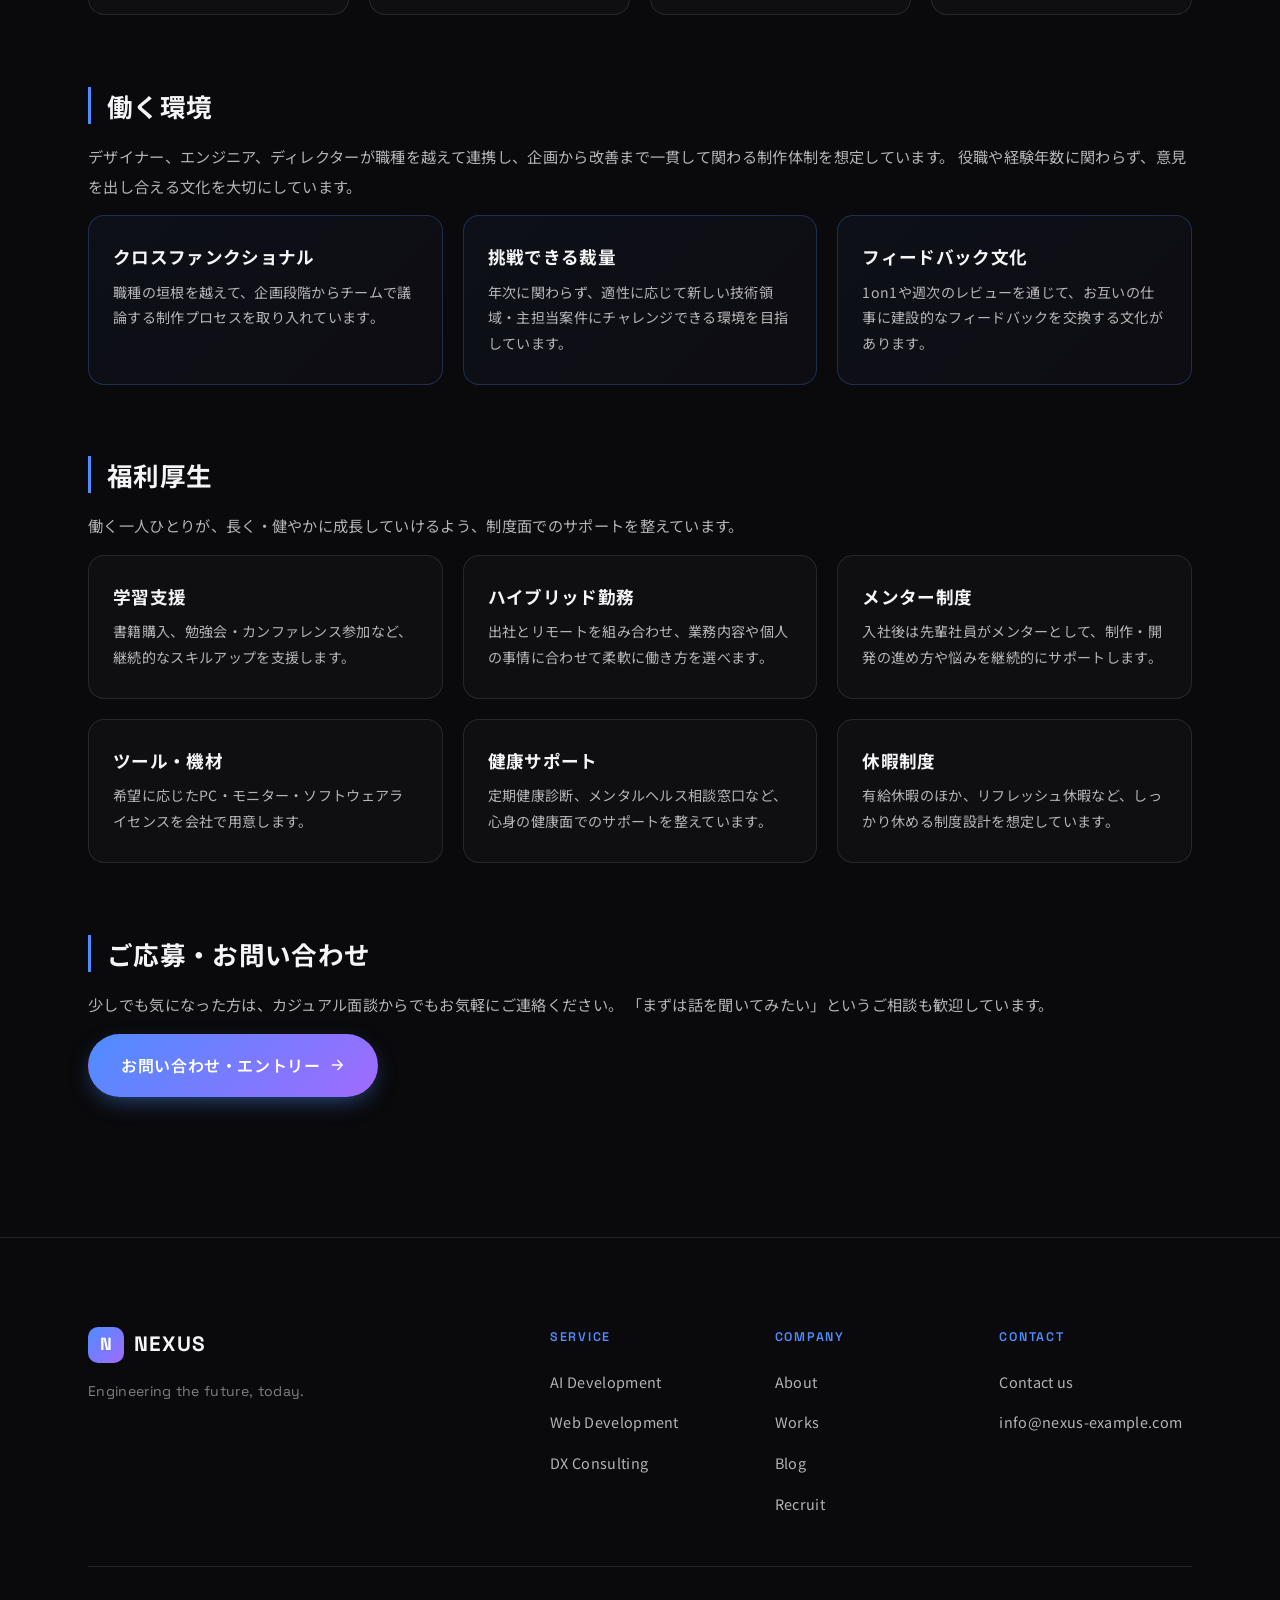
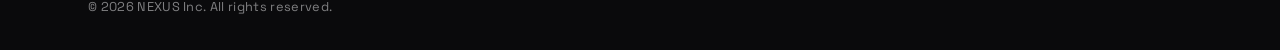
<file: pages/recruit.html>
<!DOCTYPE html>
<html lang="ja" class="no-js">
<head>
  <script>document.documentElement.classList.remove('no-js');</script>
  <meta charset="UTF-8" />
  <meta name="viewport" content="width=device-width, initial-scale=1.0" />
  <meta name="format-detection" content="telephone=no" />

  <title>Recruit | NEXUS Inc.</title>
  <meta name="description" content="NEXUS Inc. の採用情報ページです。" />
  <meta name="robots" content="index, follow" />

  <link rel="preconnect" href="https://fonts.googleapis.com" />
  <link rel="preconnect" href="https://fonts.gstatic.com" crossorigin />
  <link href="https://fonts.googleapis.com/css2?family=Inter:wght@300;400;500;600;700;800&family=Noto+Sans+JP:wght@300;400;500;700&family=Space+Grotesk:wght@400;500;600;700&display=swap" rel="stylesheet" />

  <link rel="icon" type="image/svg+xml" href="data:image/svg+xml,%3Csvg xmlns='http://www.w3.org/2000/svg' viewBox='0 0 100 100'%3E%3Crect width='100' height='100' rx='20' fill='%230a0a0a'/%3E%3Ctext x='50' y='68' font-family='Arial' font-size='60' font-weight='800' fill='%234f8cff' text-anchor='middle'%3EN%3C/text%3E%3C/svg%3E" />

  <!-- Stylesheets（読み込み順: reset → style → pages） -->
  <link rel="stylesheet" href="../css/reset.css" />
  <link rel="stylesheet" href="../css/style.css" />
  <link rel="stylesheet" href="../css/pages.css" />
</head>
<body>

  <!-- ========== Header ========== -->
  <header class="header" id="header">
    <div class="header__inner">
      <a href="../index.html" class="header__logo" aria-label="NEXUS Inc. ホームへ">
        <span class="header__logo-mark">N</span>
        <span class="header__logo-text">NEXUS</span>
      </a>

      <nav class="nav" aria-label="メインナビゲーション">
        <ul class="nav__list">
          <li><a href="../index.html" class="nav__link">HOME</a></li>
          <li><a href="service.html" class="nav__link">SERVICE</a></li>
          <li><a href="works.html" class="nav__link">WORKS</a></li>
          <li><a href="company.html" class="nav__link">COMPANY</a></li>
          <li><a href="recruit.html" class="nav__link is-active">RECRUIT</a></li>
          <li><a href="blog.html" class="nav__link">BLOG</a></li>
        </ul>
      </nav>

      <a href="contact.html" class="header__cta btn btn--primary">
        <span>CONTACT</span>
        <svg width="14" height="14" viewBox="0 0 24 24" fill="none" aria-hidden="true">
          <path d="M5 12h14M13 5l7 7-7 7" stroke="currentColor" stroke-width="2" stroke-linecap="round" stroke-linejoin="round"/>
        </svg>
      </a>

      <button class="hamburger" id="hamburger" aria-label="メニューを開く" aria-expanded="false" aria-controls="drawer">
        <span></span><span></span><span></span>
      </button>
    </div>
  </header>

  <!-- ========== ドロワー ========== -->
  <div class="drawer" id="drawer" aria-hidden="true">
    <nav class="drawer__nav" aria-label="モバイルナビゲーション">
      <ul class="drawer__list">
        <li><a href="../index.html" class="drawer__link"><span class="drawer__num">01</span>HOME</a></li>
        <li><a href="service.html" class="drawer__link"><span class="drawer__num">02</span>SERVICE</a></li>
        <li><a href="works.html" class="drawer__link"><span class="drawer__num">03</span>WORKS</a></li>
        <li><a href="company.html" class="drawer__link"><span class="drawer__num">04</span>COMPANY</a></li>
        <li><a href="recruit.html" class="drawer__link"><span class="drawer__num">05</span>RECRUIT</a></li>
        <li><a href="blog.html" class="drawer__link"><span class="drawer__num">06</span>BLOG</a></li>
        <li><a href="contact.html" class="drawer__link"><span class="drawer__num">07</span>CONTACT</a></li>
      </ul>
      <div class="drawer__info">
        <p class="drawer__info-label">Get in touch</p>
        <a href="mailto:info@nexus-example.com" class="drawer__info-mail">info@nexus-example.com</a>
      </div>
    </nav>
  </div>

  <main>
    <!-- ========== Page Hero ========== -->
    <section class="page-hero">
      <div class="page-hero__bg" aria-hidden="true"></div>
      <div class="page-hero__inner container">
        <span class="page-hero__label">05 — Recruit</span>
        <h1 class="page-hero__title">
          Recruit
          <span class="page-hero__title-jp">採用情報</span>
        </h1>
        <nav class="breadcrumb" aria-label="パンくずリスト">
          <a href="../index.html">HOME</a>
          <span class="breadcrumb__sep">/</span>
          <span>RECRUIT</span>
        </nav>
      </div>
    </section>

        <section class="section">
          <div class="container">
            <!-- 募集職種 -->
            <div class="block" data-animate="fade-up">
              <h2 class="block__heading">募集職種</h2>
              <p class="block__body">
                新卒採用・中途採用ともに、以下のポジションでメンバーを募集しています。
                未経験から挑戦できるポジションも用意しています。
              </p>
              <ul class="list list--check">
                <li>フロントエンドエンジニア</li>
                <li>バックエンドエンジニア</li>
                <li>AI / 機械学習エンジニア</li>
                <li>UI/UX デザイナー</li>
                <li>プロジェクトマネージャー</li>
              </ul>
            </div>

            <!-- 求める人物像 -->
            <div class="block" data-animate="fade-up">
              <h2 class="block__heading">求める人物像</h2>
              <p class="block__body">
                変化を楽しみ、技術で課題を解決することに情熱を持てる方を歓迎します。
                経歴やスキルレベルよりも、「学び続ける姿勢」と「ものづくりへの関心」を重視しています。
              </p>
              <ul class="list list--dot">
                <li>新しい技術や考え方を、面白がって取り入れられる方</li>
                <li>チームで議論し、より良いアウトプットを目指せる方</li>
                <li>「なぜそうするか」を言語化できる方</li>
              </ul>
            </div>

            <!-- 選考フロー -->
            <div class="block" data-animate="fade-up">
              <h2 class="block__heading">選考フロー</h2>
              <p class="block__body">
                ご応募から内定まで、おおむね2〜3週間を想定しています。
                ご都合に合わせて柔軟に日程調整いたします。
              </p>
              <div class="cards cards--4">
                <div class="card">
                  <span class="card__label">STEP 01</span>
                  <h3 class="card__title">エントリー</h3>
                  <p class="card__body">
                    ご応募フォームよりエントリーいただき、ポートフォリオや制作物をもとにこれまでの経験・学習内容を確認します。
                  </p>
                </div>
                <div class="card">
                  <span class="card__label">STEP 02</span>
                  <h3 class="card__title">カジュアル面談</h3>
                  <p class="card__body">
                    会社理解と相互理解を目的に、オンラインで面談を行います。質問・相談ベースの場として活用ください。
                  </p>
                </div>
                <div class="card">
                  <span class="card__label">STEP 03</span>
                  <h3 class="card__title">面接</h3>
                  <p class="card__body">
                    技術への関心、制作時の考え方、チームでの働き方を、対話を通じて確認していきます。
                  </p>
                </div>
                <div class="card">
                  <span class="card__label">STEP 04</span>
                  <h3 class="card__title">内定</h3>
                  <p class="card__body">
                    条件面のすり合わせを行い、入社までの準備を一緒に進めていきます。
                  </p>
                </div>
              </div>
            </div>

            <!-- 働く環境 -->
            <div class="block" data-animate="fade-up">
              <h2 class="block__heading">働く環境</h2>
              <p class="block__body">
                デザイナー、エンジニア、ディレクターが職種を越えて連携し、企画から改善まで一貫して関わる制作体制を想定しています。
                役職や経験年数に関わらず、意見を出し合える文化を大切にしています。
              </p>
              <div class="cards cards--3">
                <div class="card card--accent">
                  <h3 class="card__title">クロスファンクショナル</h3>
                  <p class="card__body">
                    職種の垣根を越えて、企画段階からチームで議論する制作プロセスを取り入れています。
                  </p>
                </div>
                <div class="card card--accent">
                  <h3 class="card__title">挑戦できる裁量</h3>
                  <p class="card__body">
                    年次に関わらず、適性に応じて新しい技術領域・主担当案件にチャレンジできる環境を目指しています。
                  </p>
                </div>
                <div class="card card--accent">
                  <h3 class="card__title">フィードバック文化</h3>
                  <p class="card__body">
                    1on1や週次のレビューを通じて、お互いの仕事に建設的なフィードバックを交換する文化があります。
                  </p>
                </div>
              </div>
            </div>

            <!-- 福利厚生 -->
            <div class="block" data-animate="fade-up">
              <h2 class="block__heading">福利厚生</h2>
              <p class="block__body">
                働く一人ひとりが、長く・健やかに成長していけるよう、制度面でのサポートを整えています。
              </p>
              <div class="cards cards--3">
                <div class="card">
                  <h3 class="card__title">学習支援</h3>
                  <p class="card__body">
                    書籍購入、勉強会・カンファレンス参加など、継続的なスキルアップを支援します。
                  </p>
                </div>
                <div class="card">
                  <h3 class="card__title">ハイブリッド勤務</h3>
                  <p class="card__body">
                    出社とリモートを組み合わせ、業務内容や個人の事情に合わせて柔軟に働き方を選べます。
                  </p>
                </div>
                <div class="card">
                  <h3 class="card__title">メンター制度</h3>
                  <p class="card__body">
                    入社後は先輩社員がメンターとして、制作・開発の進め方や悩みを継続的にサポートします。
                  </p>
                </div>
                <div class="card">
                  <h3 class="card__title">ツール・機材</h3>
                  <p class="card__body">
                    希望に応じたPC・モニター・ソフトウェアライセンスを会社で用意します。
                  </p>
                </div>
                <div class="card">
                  <h3 class="card__title">健康サポート</h3>
                  <p class="card__body">
                    定期健康診断、メンタルヘルス相談窓口など、心身の健康面でのサポートを整えています。
                  </p>
                </div>
                <div class="card">
                  <h3 class="card__title">休暇制度</h3>
                  <p class="card__body">
                    有給休暇のほか、リフレッシュ休暇など、しっかり休める制度設計を想定しています。
                  </p>
                </div>
              </div>
            </div>

            <!-- エントリーCTA -->
            <div class="block" data-animate="fade-up">
              <h2 class="block__heading">ご応募・お問い合わせ</h2>
              <p class="block__body">
                少しでも気になった方は、カジュアル面談からでもお気軽にご連絡ください。
                「まずは話を聞いてみたい」というご相談も歓迎しています。
              </p>
              <p>
                <a href="contact.html" class="btn btn--primary btn--lg">
                  <span>お問い合わせ・エントリー</span>
                  <svg width="16" height="16" viewBox="0 0 24 24" fill="none" aria-hidden="true">
                    <path d="M5 12h14M13 5l7 7-7 7" stroke="currentColor" stroke-width="2" stroke-linecap="round" stroke-linejoin="round"/>
                  </svg>
                </a>
              </p>
            </div>
          </div>
        </section>
        
  </main>

  <!-- ========== Footer ========== -->
  <footer class="footer" role="contentinfo">
    <div class="container">
      <div class="footer__top">
        <div class="footer__brand">
          <a href="../index.html" class="footer__logo">
            <span class="header__logo-mark">N</span>
            <span class="header__logo-text">NEXUS</span>
          </a>
          <p class="footer__tagline">Engineering the future, today.</p>
        </div>

        <nav class="footer__nav" aria-label="フッターナビゲーション">
          <div class="footer__col">
            <h4 class="footer__heading">Service</h4>
            <ul>
              <li><a href="service.html">AI Development</a></li>
              <li><a href="service.html">Web Development</a></li>
              <li><a href="service.html">DX Consulting</a></li>
            </ul>
          </div>
          <div class="footer__col">
            <h4 class="footer__heading">Company</h4>
            <ul>
              <li><a href="company.html">About</a></li>
              <li><a href="works.html">Works</a></li>
              <li><a href="blog.html">Blog</a></li>
              <li><a href="recruit.html">Recruit</a></li>
            </ul>
          </div>
          <div class="footer__col">
            <h4 class="footer__heading">Contact</h4>
            <ul>
              <li><a href="contact.html">Contact us</a></li>
              <li><a href="mailto:info@nexus-example.com">info@nexus-example.com</a></li>
            </ul>
          </div>
        </nav>
      </div>

      <div class="footer__bottom">
        <p class="footer__copy">© 2026 NEXUS Inc. All rights reserved.</p>
      </div>
    </div>
  </footer>

  <button class="page-top" id="pageTop" aria-label="ページトップへ戻る">
    <svg width="16" height="16" viewBox="0 0 24 24" fill="none" aria-hidden="true">
      <path d="M12 19V5M5 12l7-7 7 7" stroke="currentColor" stroke-width="2" stroke-linecap="round" stroke-linejoin="round"/>
    </svg>
  </button>

  <script src="../js/main.js" defer></script>
</body>
</html>
</file>
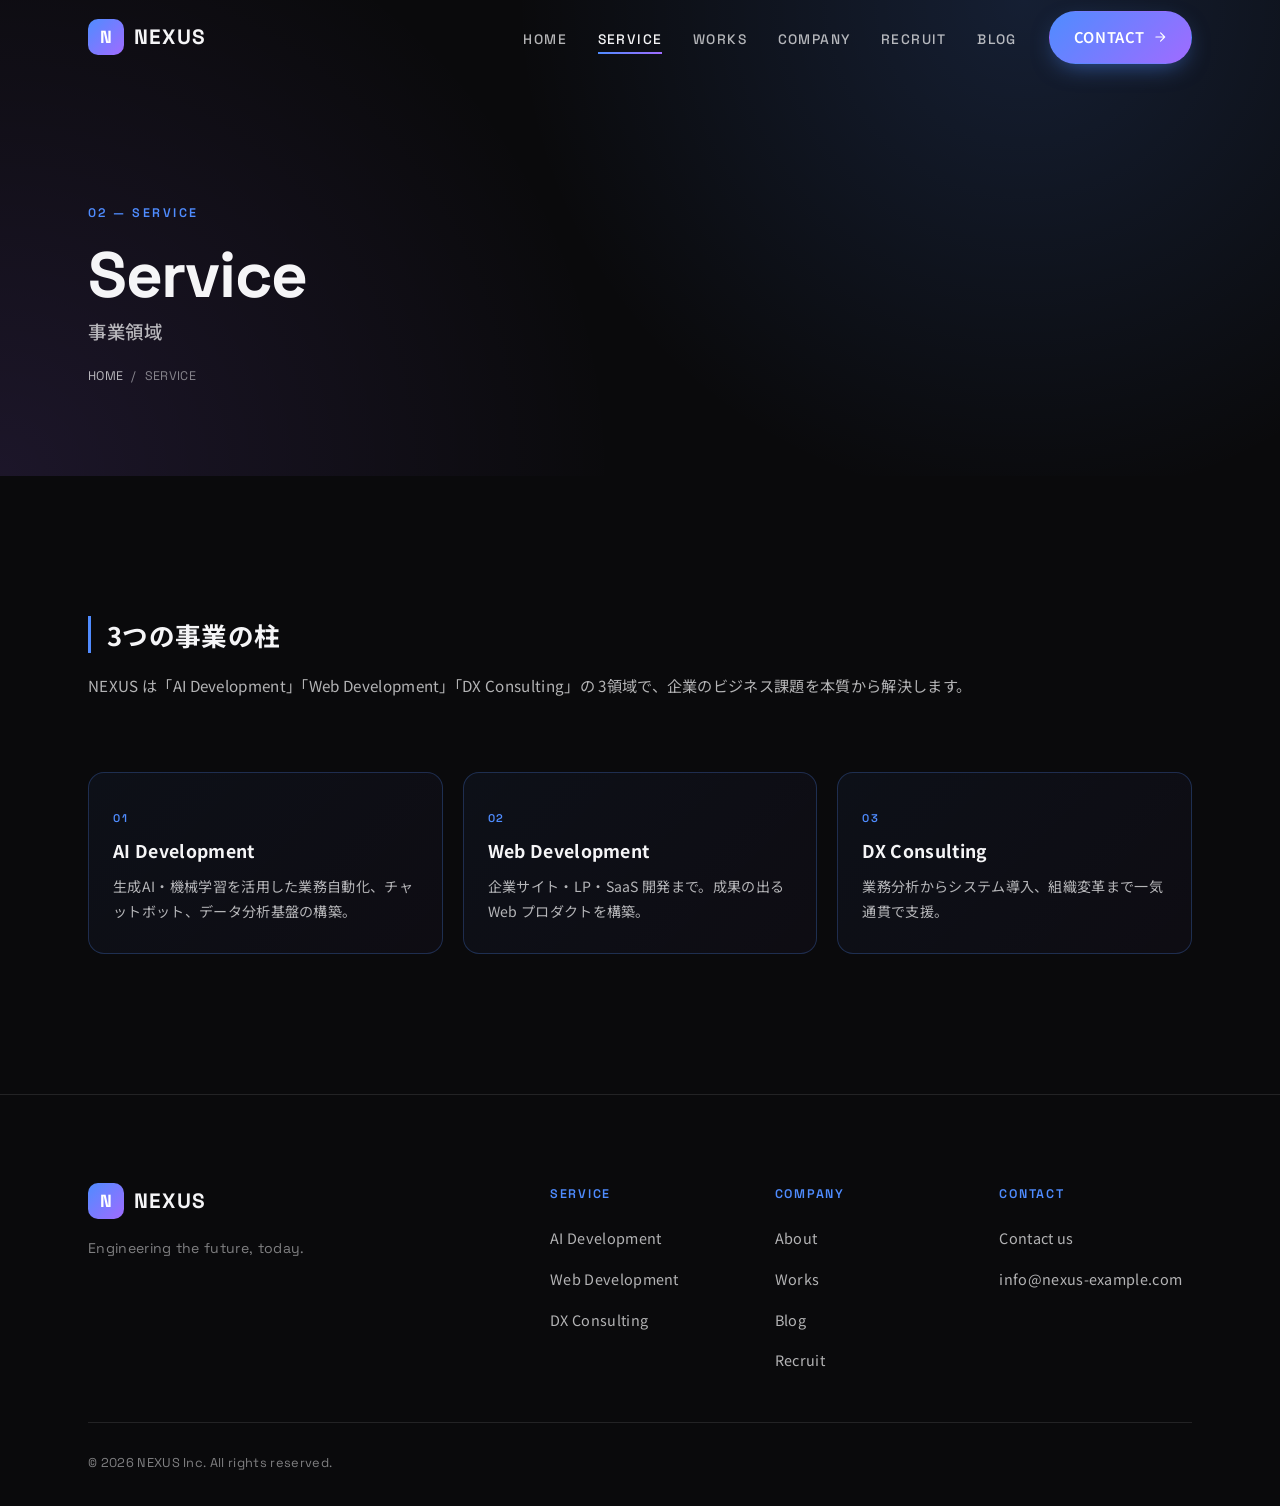
<file: pages/service.html>
<!DOCTYPE html>
<html lang="ja" class="no-js">
<head>
  <script>document.documentElement.classList.remove('no-js');</script>
  <meta charset="UTF-8" />
  <meta name="viewport" content="width=device-width, initial-scale=1.0" />
  <meta name="format-detection" content="telephone=no" />

  <title>Service | NEXUS Inc.</title>
  <meta name="description" content="NEXUS Inc. の事業領域ページです。" />
  <meta name="robots" content="index, follow" />

  <link rel="preconnect" href="https://fonts.googleapis.com" />
  <link rel="preconnect" href="https://fonts.gstatic.com" crossorigin />
  <link href="https://fonts.googleapis.com/css2?family=Inter:wght@300;400;500;600;700;800&family=Noto+Sans+JP:wght@300;400;500;700&family=Space+Grotesk:wght@400;500;600;700&display=swap" rel="stylesheet" />

  <link rel="icon" type="image/svg+xml" href="data:image/svg+xml,%3Csvg xmlns='http://www.w3.org/2000/svg' viewBox='0 0 100 100'%3E%3Crect width='100' height='100' rx='20' fill='%230a0a0a'/%3E%3Ctext x='50' y='68' font-family='Arial' font-size='60' font-weight='800' fill='%234f8cff' text-anchor='middle'%3EN%3C/text%3E%3C/svg%3E" />

  <!-- Stylesheets（読み込み順: reset → style → pages） -->
  <link rel="stylesheet" href="../css/reset.css" />
  <link rel="stylesheet" href="../css/style.css" />
  <link rel="stylesheet" href="../css/pages.css" />
</head>
<body>

  <!-- ========== Header ========== -->
  <header class="header" id="header">
    <div class="header__inner">
      <a href="../index.html" class="header__logo" aria-label="NEXUS Inc. ホームへ">
        <span class="header__logo-mark">N</span>
        <span class="header__logo-text">NEXUS</span>
      </a>

      <nav class="nav" aria-label="メインナビゲーション">
        <ul class="nav__list">
          <li><a href="../index.html" class="nav__link">HOME</a></li>
          <li><a href="service.html" class="nav__link is-active">SERVICE</a></li>
          <li><a href="works.html" class="nav__link">WORKS</a></li>
          <li><a href="company.html" class="nav__link">COMPANY</a></li>
          <li><a href="recruit.html" class="nav__link">RECRUIT</a></li>
          <li><a href="blog.html" class="nav__link">BLOG</a></li>
        </ul>
      </nav>

      <a href="contact.html" class="header__cta btn btn--primary">
        <span>CONTACT</span>
        <svg width="14" height="14" viewBox="0 0 24 24" fill="none" aria-hidden="true">
          <path d="M5 12h14M13 5l7 7-7 7" stroke="currentColor" stroke-width="2" stroke-linecap="round" stroke-linejoin="round"/>
        </svg>
      </a>

      <button class="hamburger" id="hamburger" aria-label="メニューを開く" aria-expanded="false" aria-controls="drawer">
        <span></span><span></span><span></span>
      </button>
    </div>
  </header>

  <!-- ========== ドロワー ========== -->
  <div class="drawer" id="drawer" aria-hidden="true">
    <nav class="drawer__nav" aria-label="モバイルナビゲーション">
      <ul class="drawer__list">
        <li><a href="../index.html" class="drawer__link"><span class="drawer__num">01</span>HOME</a></li>
        <li><a href="service.html" class="drawer__link"><span class="drawer__num">02</span>SERVICE</a></li>
        <li><a href="works.html" class="drawer__link"><span class="drawer__num">03</span>WORKS</a></li>
        <li><a href="company.html" class="drawer__link"><span class="drawer__num">04</span>COMPANY</a></li>
        <li><a href="recruit.html" class="drawer__link"><span class="drawer__num">05</span>RECRUIT</a></li>
        <li><a href="blog.html" class="drawer__link"><span class="drawer__num">06</span>BLOG</a></li>
        <li><a href="contact.html" class="drawer__link"><span class="drawer__num">07</span>CONTACT</a></li>
      </ul>
      <div class="drawer__info">
        <p class="drawer__info-label">Get in touch</p>
        <a href="mailto:info@nexus-example.com" class="drawer__info-mail">info@nexus-example.com</a>
      </div>
    </nav>
  </div>

  <main>
    <!-- ========== Page Hero ========== -->
    <section class="page-hero">
      <div class="page-hero__bg" aria-hidden="true"></div>
      <div class="page-hero__inner container">
        <span class="page-hero__label">02 — Service</span>
        <h1 class="page-hero__title">
          Service
          <span class="page-hero__title-jp">事業領域</span>
        </h1>
        <nav class="breadcrumb" aria-label="パンくずリスト">
          <a href="../index.html">HOME</a>
          <span class="breadcrumb__sep">/</span>
          <span>SERVICE</span>
        </nav>
      </div>
    </section>

        <section class="section">
          <div class="container">
            <div class="block">
              <h2 class="block__heading">3つの事業の柱</h2>
              <p class="block__body">
                NEXUS は「AI Development」「Web Development」「DX Consulting」の
                3領域で、企業のビジネス課題を本質から解決します。
              </p>
            </div>
            <div class="cards cards--3">
              <article class="card card--accent">
                <span class="card__label">01</span>
                <h3 class="card__title">AI Development</h3>
                <p class="card__body">生成AI・機械学習を活用した業務自動化、チャットボット、データ分析基盤の構築。</p>
              </article>
              <article class="card card--accent">
                <span class="card__label">02</span>
                <h3 class="card__title">Web Development</h3>
                <p class="card__body">企業サイト・LP・SaaS 開発まで。成果の出る Web プロダクトを構築。</p>
              </article>
              <article class="card card--accent">
                <span class="card__label">03</span>
                <h3 class="card__title">DX Consulting</h3>
                <p class="card__body">業務分析からシステム導入、組織変革まで一気通貫で支援。</p>
              </article>
            </div>
          </div>
        </section>
        
  </main>

  <!-- ========== Footer ========== -->
  <footer class="footer" role="contentinfo">
    <div class="container">
      <div class="footer__top">
        <div class="footer__brand">
          <a href="../index.html" class="footer__logo">
            <span class="header__logo-mark">N</span>
            <span class="header__logo-text">NEXUS</span>
          </a>
          <p class="footer__tagline">Engineering the future, today.</p>
        </div>

        <nav class="footer__nav" aria-label="フッターナビゲーション">
          <div class="footer__col">
            <h4 class="footer__heading">Service</h4>
            <ul>
              <li><a href="service.html">AI Development</a></li>
              <li><a href="service.html">Web Development</a></li>
              <li><a href="service.html">DX Consulting</a></li>
            </ul>
          </div>
          <div class="footer__col">
            <h4 class="footer__heading">Company</h4>
            <ul>
              <li><a href="company.html">About</a></li>
              <li><a href="works.html">Works</a></li>
              <li><a href="blog.html">Blog</a></li>
              <li><a href="recruit.html">Recruit</a></li>
            </ul>
          </div>
          <div class="footer__col">
            <h4 class="footer__heading">Contact</h4>
            <ul>
              <li><a href="contact.html">Contact us</a></li>
              <li><a href="mailto:info@nexus-example.com">info@nexus-example.com</a></li>
            </ul>
          </div>
        </nav>
      </div>

      <div class="footer__bottom">
        <p class="footer__copy">© 2026 NEXUS Inc. All rights reserved.</p>
      </div>
    </div>
  </footer>

  <button class="page-top" id="pageTop" aria-label="ページトップへ戻る">
    <svg width="16" height="16" viewBox="0 0 24 24" fill="none" aria-hidden="true">
      <path d="M12 19V5M5 12l7-7 7 7" stroke="currentColor" stroke-width="2" stroke-linecap="round" stroke-linejoin="round"/>
    </svg>
  </button>

  <script src="../js/main.js" defer></script>
</body>
</html>
</file>
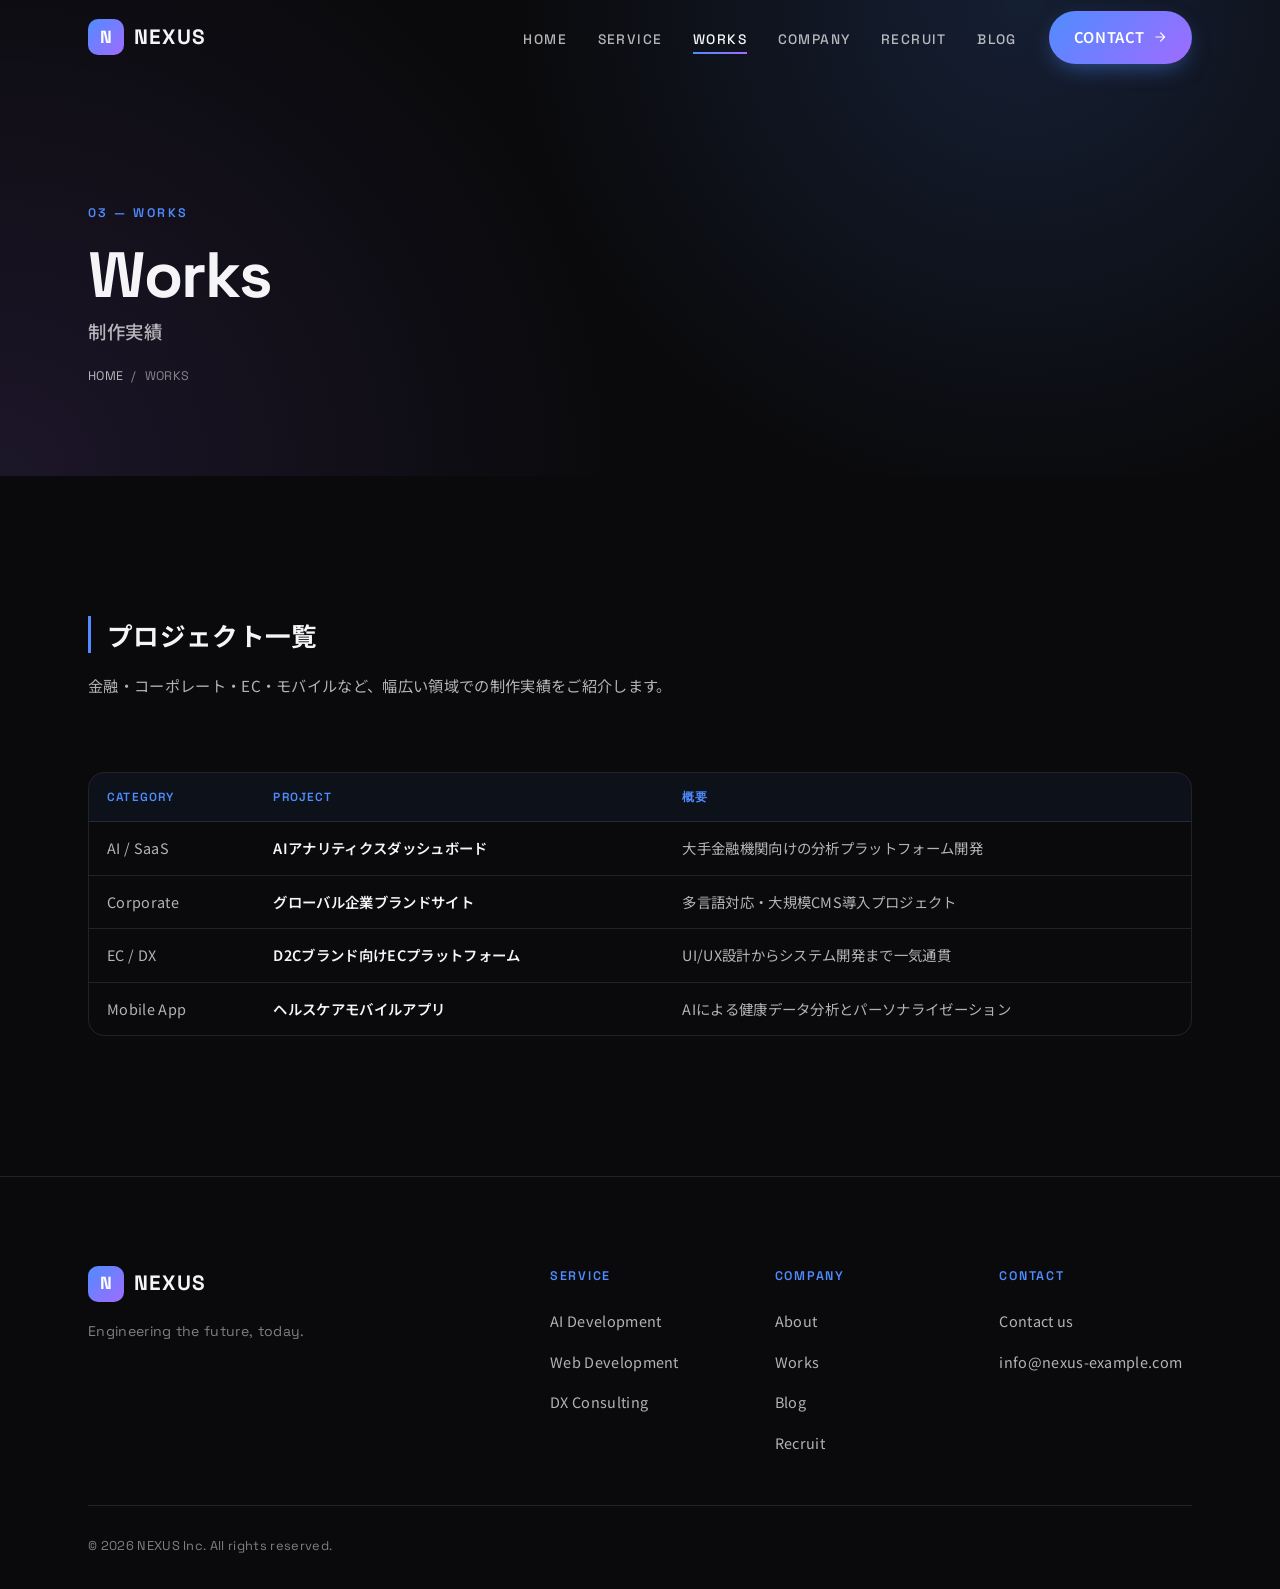
<file: pages/works.html>
<!DOCTYPE html>
<html lang="ja" class="no-js">
<head>
  <script>document.documentElement.classList.remove('no-js');</script>
  <meta charset="UTF-8" />
  <meta name="viewport" content="width=device-width, initial-scale=1.0" />
  <meta name="format-detection" content="telephone=no" />

  <title>Works | NEXUS Inc.</title>
  <meta name="description" content="NEXUS Inc. の制作実績ページです。" />
  <meta name="robots" content="index, follow" />

  <link rel="preconnect" href="https://fonts.googleapis.com" />
  <link rel="preconnect" href="https://fonts.gstatic.com" crossorigin />
  <link href="https://fonts.googleapis.com/css2?family=Inter:wght@300;400;500;600;700;800&family=Noto+Sans+JP:wght@300;400;500;700&family=Space+Grotesk:wght@400;500;600;700&display=swap" rel="stylesheet" />

  <link rel="icon" type="image/svg+xml" href="data:image/svg+xml,%3Csvg xmlns='http://www.w3.org/2000/svg' viewBox='0 0 100 100'%3E%3Crect width='100' height='100' rx='20' fill='%230a0a0a'/%3E%3Ctext x='50' y='68' font-family='Arial' font-size='60' font-weight='800' fill='%234f8cff' text-anchor='middle'%3EN%3C/text%3E%3C/svg%3E" />

  <!-- Stylesheets（読み込み順: reset → style → pages） -->
  <link rel="stylesheet" href="../css/reset.css" />
  <link rel="stylesheet" href="../css/style.css" />
  <link rel="stylesheet" href="../css/pages.css" />
</head>
<body>

  <!-- ========== Header ========== -->
  <header class="header" id="header">
    <div class="header__inner">
      <a href="../index.html" class="header__logo" aria-label="NEXUS Inc. ホームへ">
        <span class="header__logo-mark">N</span>
        <span class="header__logo-text">NEXUS</span>
      </a>

      <nav class="nav" aria-label="メインナビゲーション">
        <ul class="nav__list">
          <li><a href="../index.html" class="nav__link">HOME</a></li>
          <li><a href="service.html" class="nav__link">SERVICE</a></li>
          <li><a href="works.html" class="nav__link is-active">WORKS</a></li>
          <li><a href="company.html" class="nav__link">COMPANY</a></li>
          <li><a href="recruit.html" class="nav__link">RECRUIT</a></li>
          <li><a href="blog.html" class="nav__link">BLOG</a></li>
        </ul>
      </nav>

      <a href="contact.html" class="header__cta btn btn--primary">
        <span>CONTACT</span>
        <svg width="14" height="14" viewBox="0 0 24 24" fill="none" aria-hidden="true">
          <path d="M5 12h14M13 5l7 7-7 7" stroke="currentColor" stroke-width="2" stroke-linecap="round" stroke-linejoin="round"/>
        </svg>
      </a>

      <button class="hamburger" id="hamburger" aria-label="メニューを開く" aria-expanded="false" aria-controls="drawer">
        <span></span><span></span><span></span>
      </button>
    </div>
  </header>

  <!-- ========== ドロワー ========== -->
  <div class="drawer" id="drawer" aria-hidden="true">
    <nav class="drawer__nav" aria-label="モバイルナビゲーション">
      <ul class="drawer__list">
        <li><a href="../index.html" class="drawer__link"><span class="drawer__num">01</span>HOME</a></li>
        <li><a href="service.html" class="drawer__link"><span class="drawer__num">02</span>SERVICE</a></li>
        <li><a href="works.html" class="drawer__link"><span class="drawer__num">03</span>WORKS</a></li>
        <li><a href="company.html" class="drawer__link"><span class="drawer__num">04</span>COMPANY</a></li>
        <li><a href="recruit.html" class="drawer__link"><span class="drawer__num">05</span>RECRUIT</a></li>
        <li><a href="blog.html" class="drawer__link"><span class="drawer__num">06</span>BLOG</a></li>
        <li><a href="contact.html" class="drawer__link"><span class="drawer__num">07</span>CONTACT</a></li>
      </ul>
      <div class="drawer__info">
        <p class="drawer__info-label">Get in touch</p>
        <a href="mailto:info@nexus-example.com" class="drawer__info-mail">info@nexus-example.com</a>
      </div>
    </nav>
  </div>

  <main>
    <!-- ========== Page Hero ========== -->
    <section class="page-hero">
      <div class="page-hero__bg" aria-hidden="true"></div>
      <div class="page-hero__inner container">
        <span class="page-hero__label">03 — Works</span>
        <h1 class="page-hero__title">
          Works
          <span class="page-hero__title-jp">制作実績</span>
        </h1>
        <nav class="breadcrumb" aria-label="パンくずリスト">
          <a href="../index.html">HOME</a>
          <span class="breadcrumb__sep">/</span>
          <span>WORKS</span>
        </nav>
      </div>
    </section>

        <section class="section">
          <div class="container">
            <div class="block">
              <h2 class="block__heading">プロジェクト一覧</h2>
              <p class="block__body">
                金融・コーポレート・EC・モバイルなど、幅広い領域での制作実績をご紹介します。
              </p>
            </div>
            <div class="table-wrap">
              <table class="table">
                <thead>
                  <tr><th>Category</th><th>Project</th><th>概要</th></tr>
                </thead>
                <tbody>
                  <tr><td>AI / SaaS</td><td><strong>AIアナリティクスダッシュボード</strong></td><td>大手金融機関向けの分析プラットフォーム開発</td></tr>
                  <tr><td>Corporate</td><td><strong>グローバル企業ブランドサイト</strong></td><td>多言語対応・大規模CMS導入プロジェクト</td></tr>
                  <tr><td>EC / DX</td><td><strong>D2Cブランド向けECプラットフォーム</strong></td><td>UI/UX設計からシステム開発まで一気通貫</td></tr>
                  <tr><td>Mobile App</td><td><strong>ヘルスケアモバイルアプリ</strong></td><td>AIによる健康データ分析とパーソナライゼーション</td></tr>
                </tbody>
              </table>
            </div>
          </div>
        </section>
        
  </main>

  <!-- ========== Footer ========== -->
  <footer class="footer" role="contentinfo">
    <div class="container">
      <div class="footer__top">
        <div class="footer__brand">
          <a href="../index.html" class="footer__logo">
            <span class="header__logo-mark">N</span>
            <span class="header__logo-text">NEXUS</span>
          </a>
          <p class="footer__tagline">Engineering the future, today.</p>
        </div>

        <nav class="footer__nav" aria-label="フッターナビゲーション">
          <div class="footer__col">
            <h4 class="footer__heading">Service</h4>
            <ul>
              <li><a href="service.html">AI Development</a></li>
              <li><a href="service.html">Web Development</a></li>
              <li><a href="service.html">DX Consulting</a></li>
            </ul>
          </div>
          <div class="footer__col">
            <h4 class="footer__heading">Company</h4>
            <ul>
              <li><a href="company.html">About</a></li>
              <li><a href="works.html">Works</a></li>
              <li><a href="blog.html">Blog</a></li>
              <li><a href="recruit.html">Recruit</a></li>
            </ul>
          </div>
          <div class="footer__col">
            <h4 class="footer__heading">Contact</h4>
            <ul>
              <li><a href="contact.html">Contact us</a></li>
              <li><a href="mailto:info@nexus-example.com">info@nexus-example.com</a></li>
            </ul>
          </div>
        </nav>
      </div>

      <div class="footer__bottom">
        <p class="footer__copy">© 2026 NEXUS Inc. All rights reserved.</p>
      </div>
    </div>
  </footer>

  <button class="page-top" id="pageTop" aria-label="ページトップへ戻る">
    <svg width="16" height="16" viewBox="0 0 24 24" fill="none" aria-hidden="true">
      <path d="M12 19V5M5 12l7-7 7 7" stroke="currentColor" stroke-width="2" stroke-linecap="round" stroke-linejoin="round"/>
    </svg>
  </button>

  <script src="../js/main.js" defer></script>
</body>
</html>
</file>
<file: css/style.css>
/* ============================================================
   style.css — NEXUS Inc. 全ページ共通スタイル
   ------------------------------------------------------------
   1. デザイントークン（CSS変数）
   2. ベース
   3. レイアウト共通（container / section / section-head）
   4. ボタン / glass
   5. ヘッダー / ナビ / ドロワー / ハンバーガー
   6. ヒーロー
   7. About / 統計
   8. Service
   9. Works
   10. News
   11. CTA
   12. サイト注記（架空企業表記）
   13. フッター / ページトップ
   14. スクロールアニメーション
   15. レスポンシブ
   16. 印刷
============================================================ */

/* ============================================================
   1. デザイントークン
============================================================ */
:root {
  --color-bg: #0a0a0c;
  --color-surface: #14141a;
  --color-text: #f5f5f7;
  --color-text-sub: rgba(245, 245, 247, 0.72);
  --color-text-muted: rgba(245, 245, 247, 0.5);
  --color-border: rgba(255, 255, 255, 0.1);
  --color-border-strong: rgba(255, 255, 255, 0.18);

  --color-accent: #4f8cff;
  --color-accent-2: #a06bff;
  --color-accent-soft: rgba(79, 140, 255, 0.12);
  --gradient-accent: linear-gradient(135deg, #4f8cff 0%, #a06bff 100%);

  --font-en: 'Space Grotesk', 'Inter', -apple-system, sans-serif;
  --font-jp: 'Noto Sans JP', -apple-system, BlinkMacSystemFont, 'Hiragino Sans', sans-serif;

  --radius-sm: 8px;
  --radius-md: 16px;
  --radius-lg: 24px;
  --radius-pill: 999px;

  --header-h: 76px;
  --transition: 0.3s cubic-bezier(0.4, 0, 0.2, 1);
  --container-max: 1200px;
}

/* ============================================================
   2. ベース
============================================================ */
html {
  scroll-behavior: smooth;
}

body {
  font-family: var(--font-jp);
  color: var(--color-text);
  background-color: var(--color-bg);
  line-height: 1.8;
  letter-spacing: 0.02em;
  overflow-x: hidden;
}

em {
  font-style: normal;
}

::selection {
  background: var(--color-accent);
  color: #fff;
}

/* ============================================================
   3. レイアウト共通
============================================================ */
.container {
  width: 100%;
  max-width: var(--container-max);
  margin-inline: auto;
  padding-inline: clamp(20px, 5vw, 48px);
}

.section {
  padding-block: clamp(72px, 12vw, 140px);
}

.section-head {
  margin-bottom: clamp(40px, 6vw, 72px);
}

.section-head--row {
  display: flex;
  align-items: flex-end;
  justify-content: space-between;
  gap: 24px;
  flex-wrap: wrap;
}

.section-head__label {
  display: inline-block;
  font-family: var(--font-en);
  font-size: 0.78rem;
  font-weight: 600;
  letter-spacing: 0.2em;
  text-transform: uppercase;
  color: var(--color-accent);
  margin-bottom: 16px;
}

.section-head__title {
  font-family: var(--font-jp);
  font-size: clamp(1.8rem, 4vw, 2.8rem);
  font-weight: 700;
  line-height: 1.4;
  letter-spacing: 0.01em;
}

.section-head__title em {
  background: var(--gradient-accent);
  -webkit-background-clip: text;
  background-clip: text;
  -webkit-text-fill-color: transparent;
  color: transparent;
}

.section-head__desc {
  margin-top: 16px;
  font-size: 1rem;
  color: var(--color-text-sub);
}

.sp-only {
  display: none;
}

/* ============================================================
   4. ボタン / glass
============================================================ */
.btn {
  display: inline-flex;
  align-items: center;
  justify-content: center;
  gap: 8px;
  padding: 12px 24px;
  font-family: var(--font-jp);
  font-size: 0.92rem;
  font-weight: 600;
  letter-spacing: 0.04em;
  border-radius: var(--radius-pill);
  border: 1px solid transparent;
  cursor: pointer;
  transition: transform var(--transition), background-color var(--transition),
    border-color var(--transition), box-shadow var(--transition);
}

.btn svg {
  flex-shrink: 0;
}

.btn--lg {
  padding: 16px 32px;
  font-size: 1rem;
}

.btn--primary {
  background: var(--gradient-accent);
  color: #fff;
  box-shadow: 0 8px 24px -8px rgba(79, 140, 255, 0.6);
}

.btn--primary:hover {
  transform: translateY(-2px);
  box-shadow: 0 12px 32px -8px rgba(79, 140, 255, 0.75);
}

.btn--ghost {
  background: rgba(255, 255, 255, 0.04);
  border-color: var(--color-border-strong);
  color: var(--color-text);
}

.btn--ghost:hover {
  background: rgba(255, 255, 255, 0.09);
  border-color: var(--color-accent);
  transform: translateY(-2px);
}

.glass {
  background: rgba(255, 255, 255, 0.04);
  border: 1px solid var(--color-border);
  -webkit-backdrop-filter: blur(14px);
  backdrop-filter: blur(14px);
}

/* ============================================================
   5. ヘッダー / ナビ / ドロワー / ハンバーガー
============================================================ */
.header {
  position: fixed;
  inset: 0 0 auto 0;
  z-index: 100;
  height: var(--header-h);
  transition: background-color var(--transition), border-color var(--transition),
    backdrop-filter var(--transition);
  border-bottom: 1px solid transparent;
}

.header.is-scrolled {
  background: rgba(10, 10, 12, 0.8);
  -webkit-backdrop-filter: blur(16px);
  backdrop-filter: blur(16px);
  border-bottom-color: var(--color-border);
}

.header__inner {
  display: flex;
  align-items: center;
  height: 100%;
  width: 100%;
  max-width: var(--container-max);
  margin-inline: auto;
  padding-inline: clamp(20px, 5vw, 48px);
  gap: 24px;
}

.header__logo,
.footer__logo {
  display: flex;
  align-items: center;
  gap: 10px;
}

.header__logo-mark {
  display: grid;
  place-items: center;
  width: 36px;
  height: 36px;
  font-family: var(--font-en);
  font-size: 1.1rem;
  font-weight: 800;
  color: #fff;
  background: var(--gradient-accent);
  border-radius: 10px;
}

.header__logo-text {
  font-family: var(--font-en);
  font-size: 1.3rem;
  font-weight: 700;
  letter-spacing: 0.06em;
}

.nav {
  margin-left: auto;
}

.nav__list {
  display: flex;
  gap: clamp(16px, 2.4vw, 36px);
}

.nav__link {
  position: relative;
  font-family: var(--font-en);
  font-size: 0.86rem;
  font-weight: 500;
  letter-spacing: 0.1em;
  color: var(--color-text-sub);
  padding-block: 6px;
  transition: color var(--transition);
}

.nav__link::after {
  content: '';
  position: absolute;
  left: 0;
  bottom: 0;
  width: 100%;
  height: 2px;
  background: var(--gradient-accent);
  transform: scaleX(0);
  transform-origin: left;
  transition: transform var(--transition);
}

.nav__link:hover,
.nav__link.is-active {
  color: var(--color-text);
}

.nav__link:hover::after,
.nav__link.is-active::after {
  transform: scaleX(1);
}

.header__cta {
  margin-left: 8px;
}

/* 現在のページを示す状態（ボタン・リンクをクリック不可表示にする） */
.is-current {
  pointer-events: none;
  opacity: 0.6;
  cursor: default;
}

/* ハンバーガー */
.hamburger {
  display: none;
  flex-direction: column;
  justify-content: center;
  gap: 6px;
  width: 44px;
  height: 44px;
  margin-left: auto;
}

.hamburger span {
  display: block;
  width: 24px;
  height: 2px;
  margin-inline: auto;
  background: var(--color-text);
  border-radius: 2px;
  transition: transform var(--transition), opacity var(--transition);
}

.hamburger.is-open span:nth-child(1) {
  transform: translateY(8px) rotate(45deg);
}

.hamburger.is-open span:nth-child(2) {
  opacity: 0;
}

.hamburger.is-open span:nth-child(3) {
  transform: translateY(-8px) rotate(-45deg);
}

/* ドロワー */
.drawer {
  position: fixed;
  inset: 0;
  z-index: 90;
  background: rgba(10, 10, 12, 0.97);
  -webkit-backdrop-filter: blur(20px);
  backdrop-filter: blur(20px);
  display: flex;
  align-items: center;
  justify-content: center;
  opacity: 0;
  visibility: hidden;
  transition: opacity var(--transition), visibility var(--transition);
}

.drawer.is-open {
  opacity: 1;
  visibility: visible;
}

.drawer__nav {
  width: 100%;
  max-width: 420px;
  padding: 32px;
}

.drawer__list {
  display: flex;
  flex-direction: column;
  gap: 4px;
}

.drawer__link {
  display: flex;
  align-items: baseline;
  gap: 16px;
  padding: 14px 8px;
  font-family: var(--font-en);
  font-size: 1.5rem;
  font-weight: 600;
  letter-spacing: 0.04em;
  border-bottom: 1px solid var(--color-border);
  transition: color var(--transition), padding-left var(--transition);
}

.drawer__link:hover {
  color: var(--color-accent);
  padding-left: 16px;
}

.drawer__num {
  font-size: 0.78rem;
  font-weight: 500;
  color: var(--color-text-muted);
}

.drawer__info {
  margin-top: 32px;
}

.drawer__info-label {
  font-family: var(--font-en);
  font-size: 0.74rem;
  letter-spacing: 0.18em;
  text-transform: uppercase;
  color: var(--color-text-muted);
  margin-bottom: 6px;
}

.drawer__info-mail {
  font-family: var(--font-en);
  font-size: 1rem;
  color: var(--color-accent);
}

/* ============================================================
   6. ヒーロー
============================================================ */
.hero {
  position: relative;
  min-height: 100vh;
  display: flex;
  align-items: center;
  padding-top: var(--header-h);
  overflow: hidden;
}

.hero__bg {
  position: absolute;
  inset: 0;
  z-index: 0;
  pointer-events: none;
}

.hero__gradient {
  position: absolute;
  border-radius: 50%;
  filter: blur(120px);
  opacity: 0.5;
}

.hero__gradient--1 {
  width: 520px;
  height: 520px;
  background: var(--color-accent);
  top: -120px;
  right: -80px;
}

.hero__gradient--2 {
  width: 460px;
  height: 460px;
  background: var(--color-accent-2);
  bottom: -160px;
  left: -120px;
}

.hero__grid {
  position: absolute;
  inset: 0;
  background-image: linear-gradient(rgba(255, 255, 255, 0.03) 1px, transparent 1px),
    linear-gradient(90deg, rgba(255, 255, 255, 0.03) 1px, transparent 1px);
  background-size: 64px 64px;
  -webkit-mask-image: radial-gradient(ellipse at 50% 40%, #000 0%, transparent 75%);
  mask-image: radial-gradient(ellipse at 50% 40%, #000 0%, transparent 75%);
}

.hero__inner {
  position: relative;
  z-index: 1;
  padding-block: 64px;
}

.hero__tagline {
  display: inline-flex;
  align-items: center;
  gap: 10px;
  font-family: var(--font-en);
  font-size: 0.8rem;
  font-weight: 500;
  letter-spacing: 0.12em;
  color: var(--color-text-sub);
  padding: 8px 16px;
  border: 1px solid var(--color-border-strong);
  border-radius: var(--radius-pill);
  background: rgba(255, 255, 255, 0.03);
  margin-bottom: 28px;
}

.hero__tagline-dot {
  width: 8px;
  height: 8px;
  border-radius: 50%;
  background: var(--color-accent);
  box-shadow: 0 0 12px 2px rgba(79, 140, 255, 0.7);
}

.hero__title {
  font-family: var(--font-en);
  font-size: clamp(2.8rem, 8.5vw, 6.2rem);
  font-weight: 700;
  line-height: 1.04;
  letter-spacing: -0.02em;
  margin-bottom: 28px;
}

.hero__title-line {
  display: block;
}

.hero__title em {
  background: var(--gradient-accent);
  -webkit-background-clip: text;
  background-clip: text;
  -webkit-text-fill-color: transparent;
  color: transparent;
  font-style: italic;
}

.hero__lead {
  font-size: clamp(0.95rem, 1.4vw, 1.1rem);
  color: var(--color-text-sub);
  line-height: 1.9;
  margin-bottom: 40px;
  max-width: 600px;
}

.hero__actions {
  display: flex;
  flex-wrap: wrap;
  gap: 16px;
}

.hero__scroll {
  position: absolute;
  right: clamp(20px, 5vw, 48px);
  bottom: 32px;
  display: flex;
  flex-direction: column;
  align-items: center;
  gap: 12px;
}

.hero__scroll-text {
  font-family: var(--font-en);
  font-size: 0.66rem;
  font-weight: 500;
  letter-spacing: 0.24em;
  color: var(--color-text-muted);
  writing-mode: vertical-rl;
}

.hero__scroll-line {
  width: 1px;
  height: 56px;
  background: linear-gradient(to bottom, var(--color-accent), transparent);
  animation: scrollLine 2s ease-in-out infinite;
}

@keyframes scrollLine {
  0%,
  100% {
    transform: scaleY(0.4);
    transform-origin: top;
    opacity: 0.4;
  }
  50% {
    transform: scaleY(1);
    transform-origin: top;
    opacity: 1;
  }
}

/* ============================================================
   7. About / 統計
============================================================ */
.about__grid {
  display: grid;
  grid-template-columns: 1fr 1fr;
  gap: clamp(32px, 6vw, 80px);
  align-items: center;
}

.about__text p {
  font-size: 1rem;
  color: var(--color-text-sub);
  line-height: 1.95;
}

.about__text p + p {
  margin-top: 20px;
}

.about__stats {
  display: grid;
  grid-template-columns: 1fr 1fr;
  gap: 16px;
}

.stat {
  padding: 28px 24px;
  border-radius: var(--radius-md);
  text-align: center;
}

.stat__num {
  font-family: var(--font-en);
  font-size: clamp(2.2rem, 5vw, 3.2rem);
  font-weight: 700;
  line-height: 1;
  background: var(--gradient-accent);
  -webkit-background-clip: text;
  background-clip: text;
  -webkit-text-fill-color: transparent;
  color: transparent;
}

.stat__suffix {
  font-family: var(--font-en);
  font-size: 1.4rem;
  font-weight: 700;
  color: var(--color-accent);
}

.stat__label {
  display: block;
  margin-top: 10px;
  font-size: 0.78rem;
  letter-spacing: 0.06em;
  color: var(--color-text-muted);
}

/* ============================================================
   8. Service
============================================================ */
.service__grid {
  display: grid;
  grid-template-columns: repeat(3, 1fr);
  gap: 24px;
}

.service-card {
  position: relative;
  padding: 36px 28px;
  border-radius: var(--radius-md);
  transition: transform var(--transition), border-color var(--transition);
}

.service-card:hover {
  transform: translateY(-6px);
  border-color: var(--color-accent);
}

.service-card__icon {
  display: grid;
  place-items: center;
  width: 64px;
  height: 64px;
  border-radius: var(--radius-sm);
  background: var(--color-accent-soft);
  color: var(--color-accent);
  margin-bottom: 24px;
}

.service-card__num {
  position: absolute;
  top: 28px;
  right: 28px;
  font-family: var(--font-en);
  font-size: 0.9rem;
  font-weight: 700;
  color: var(--color-text-muted);
}

.service-card__title {
  font-family: var(--font-en);
  font-size: 1.35rem;
  font-weight: 600;
  margin-bottom: 14px;
}

.service-card__desc {
  font-size: 0.9rem;
  color: var(--color-text-sub);
  line-height: 1.85;
  margin-bottom: 20px;
}

.service-card__tags {
  display: flex;
  flex-wrap: wrap;
  gap: 8px;
  margin-bottom: 24px;
}

.service-card__tags li {
  font-family: var(--font-en);
  font-size: 0.72rem;
  font-weight: 500;
  letter-spacing: 0.04em;
  color: var(--color-text-sub);
  padding: 5px 12px;
  border: 1px solid var(--color-border);
  border-radius: var(--radius-pill);
}

.service-card__link {
  display: inline-flex;
  align-items: center;
  gap: 8px;
  font-family: var(--font-en);
  font-size: 0.84rem;
  font-weight: 600;
  color: var(--color-accent);
  transition: gap var(--transition);
}

.service-card__link:hover {
  gap: 14px;
}

/* ============================================================
   9. Works
============================================================ */
.works__grid {
  display: grid;
  grid-template-columns: repeat(2, 1fr);
  gap: 24px;
}

.work-card {
  display: block;
  border-radius: var(--radius-md);
  overflow: hidden;
  border: 1px solid var(--color-border);
  background: rgba(255, 255, 255, 0.025);
  transition: transform var(--transition), border-color var(--transition);
}

.work-card:hover {
  transform: translateY(-6px);
  border-color: var(--color-accent);
}

.work-card__img {
  overflow: hidden;
  aspect-ratio: 4 / 3;
}

.work-card__img img {
  width: 100%;
  height: 100%;
  object-fit: cover;
  transition: transform 0.5s ease;
}

.work-card:hover .work-card__img img {
  transform: scale(1.06);
}

.work-card__body {
  padding: 24px;
}

.work-card__tag {
  display: inline-block;
  font-family: var(--font-en);
  font-size: 0.7rem;
  font-weight: 600;
  letter-spacing: 0.1em;
  text-transform: uppercase;
  color: var(--color-accent);
  margin-bottom: 10px;
}

.work-card__title {
  font-size: 1.15rem;
  font-weight: 700;
  margin-bottom: 8px;
  line-height: 1.5;
}

.work-card__desc {
  font-size: 0.86rem;
  color: var(--color-text-sub);
}

/* ============================================================
   10. News
============================================================ */
.news__list {
  border-top: 1px solid var(--color-border);
}

.news__link {
  display: flex;
  align-items: center;
  gap: 20px;
  padding: 24px 8px;
  border-bottom: 1px solid var(--color-border);
  transition: background-color var(--transition), padding-left var(--transition);
}

.news__link:hover {
  background: rgba(255, 255, 255, 0.03);
  padding-left: 20px;
}

.news__date {
  font-family: var(--font-en);
  font-size: 0.86rem;
  font-weight: 500;
  color: var(--color-text-muted);
  flex-shrink: 0;
}

.news__tag {
  font-family: var(--font-en);
  font-size: 0.66rem;
  font-weight: 600;
  letter-spacing: 0.08em;
  color: var(--color-accent);
  padding: 4px 10px;
  border: 1px solid var(--color-border-strong);
  border-radius: var(--radius-pill);
  flex-shrink: 0;
}

.news__title {
  flex: 1;
  font-size: 0.94rem;
  color: var(--color-text-sub);
}

.news__arrow {
  font-size: 1.1rem;
  color: var(--color-accent);
  flex-shrink: 0;
  transition: transform var(--transition);
}

.news__link:hover .news__arrow {
  transform: translateX(6px);
}

/* ============================================================
   11. CTA
============================================================ */
.cta__inner {
  position: relative;
  padding: clamp(48px, 8vw, 96px);
  border-radius: var(--radius-lg);
  text-align: center;
  overflow: hidden;
}

.cta__bg {
  position: absolute;
  inset: 0;
  background: radial-gradient(circle at 50% 0%, rgba(79, 140, 255, 0.18), transparent 60%),
    radial-gradient(circle at 50% 100%, rgba(160, 107, 255, 0.14), transparent 60%);
  pointer-events: none;
}

.cta__inner > *:not(.cta__bg) {
  position: relative;
  z-index: 1;
}

.cta__title {
  font-family: var(--font-jp);
  font-size: clamp(1.8rem, 4.5vw, 3rem);
  font-weight: 700;
  line-height: 1.4;
  margin-block: 16px 20px;
}

.cta__desc {
  font-size: 1rem;
  color: var(--color-text-sub);
  margin-bottom: 36px;
}

.cta__actions {
  display: flex;
  flex-wrap: wrap;
  gap: 16px;
  justify-content: center;
}

/* ============================================================
   12. サイト注記（架空企業表記）
============================================================ */
.site-note {
  padding: 24px;
  text-align: center;
  font-size: 0.82rem;
  color: var(--color-text-muted);
}

/* ============================================================
   13. フッター / ページトップ
============================================================ */
.footer {
  border-top: 1px solid var(--color-border);
  padding-block: clamp(48px, 7vw, 88px) 32px;
}

.footer__top {
  display: grid;
  grid-template-columns: 1.2fr 2fr;
  gap: clamp(32px, 6vw, 80px);
  padding-bottom: 48px;
  border-bottom: 1px solid var(--color-border);
}

.footer__tagline {
  margin-top: 16px;
  font-family: var(--font-en);
  font-size: 0.88rem;
  color: var(--color-text-muted);
}

.footer__nav {
  display: grid;
  grid-template-columns: repeat(3, 1fr);
  gap: 32px;
}

.footer__heading {
  font-family: var(--font-en);
  font-size: 0.78rem;
  font-weight: 600;
  letter-spacing: 0.14em;
  text-transform: uppercase;
  color: var(--color-accent);
  margin-bottom: 18px;
}

.footer__col ul {
  display: flex;
  flex-direction: column;
  gap: 12px;
}

.footer__col a {
  font-size: 0.9rem;
  color: var(--color-text-sub);
  transition: color var(--transition);
}

.footer__col a:hover {
  color: var(--color-text);
}

.footer__bottom {
  display: flex;
  align-items: center;
  justify-content: space-between;
  gap: 16px;
  flex-wrap: wrap;
  padding-top: 28px;
}

.footer__copy {
  font-family: var(--font-en);
  font-size: 0.8rem;
  color: var(--color-text-muted);
}

/* ページトップ */
.page-top {
  position: fixed;
  right: clamp(16px, 4vw, 32px);
  bottom: clamp(16px, 4vw, 32px);
  z-index: 80;
  display: grid;
  place-items: center;
  width: 48px;
  height: 48px;
  border-radius: 50%;
  color: #fff;
  background: var(--gradient-accent);
  box-shadow: 0 8px 24px -8px rgba(79, 140, 255, 0.6);
  opacity: 0;
  visibility: hidden;
  transform: translateY(12px);
  transition: opacity var(--transition), visibility var(--transition),
    transform var(--transition);
}

.page-top.is-visible {
  opacity: 1;
  visibility: visible;
  transform: translateY(0);
}

.page-top:hover {
  transform: translateY(-4px);
}

/* ============================================================
   14. スクロールアニメーション
============================================================ */
[data-animate] {
  opacity: 0;
  transform: translateY(28px);
  transition: opacity 0.7s ease, transform 0.7s ease;
  will-change: opacity, transform;
}

[data-animate].is-visible {
  opacity: 1;
  transform: translateY(0);
}

/* JS無効時フォールバック：data-animate要素を即座に可視化 */
.no-js [data-animate] {
  opacity: 1 !important;
  transform: none !important;
}

/* ============================================================
   15. レスポンシブ
============================================================ */
@media (max-width: 1024px) {
  .about__grid {
    grid-template-columns: 1fr;
  }

  .service__grid {
    grid-template-columns: 1fr;
  }

  .footer__top {
    grid-template-columns: 1fr;
  }
}

@media (max-width: 768px) {
  :root {
    --header-h: 64px;
  }

  .sp-only {
    display: inline;
  }

  .nav,
  .header__cta {
    display: none;
  }

  .hamburger {
    display: flex;
  }

  .works__grid {
    grid-template-columns: 1fr;
  }

  .about__stats {
    grid-template-columns: 1fr 1fr;
  }

  .hero__scroll {
    display: none;
  }

  .news__link {
    flex-wrap: wrap;
    gap: 8px 16px;
  }

  .news__title {
    flex-basis: 100%;
    order: 3;
  }

  .footer__nav {
    grid-template-columns: 1fr 1fr;
  }
}

@media (max-width: 480px) {
  .about__stats {
    grid-template-columns: 1fr;
  }

  .footer__nav {
    grid-template-columns: 1fr;
  }

  .btn--lg {
    width: 100%;
  }
}

/* ============================================================
   16. 印刷
============================================================ */
@media print {
  .header,
  .drawer,
  .hamburger,
  .page-top,
  .hero__bg {
    display: none !important;
  }

  body {
    background: #fff;
    color: #000;
  }

  [data-animate] {
    opacity: 1;
    transform: none;
  }
}
</file>
<file: css/pages.css>
/* ============================================================
   pages.css — 下層ページ専用スタイル
   ------------------------------------------------------------
   reset.css → style.css の後に読み込まれる前提。
   style.css のデザイントークン（--color-* / --font-* など）を
   そのまま継承して使用する。下層ページ固有のレイアウトのみを定義。
   ------------------------------------------------------------
   1. 下層ページ共通（ページヘッダー）
   2. ブロック / 見出し
   3. カード / テーブル / リスト
   4. お問い合わせフォーム
   5. レスポンシブ
   6. 印刷用
============================================================ */

/* ============================================================
   1. 下層ページ共通ヘッダー
============================================================ */
.page-hero {
  position: relative;
  padding-top: calc(var(--header-h) + clamp(64px, 10vw, 120px));
  padding-bottom: clamp(48px, 8vw, 88px);
  overflow: hidden;
}

.page-hero__bg {
  position: absolute;
  inset: 0;
  z-index: 0;
  pointer-events: none;
  background: radial-gradient(circle at 80% 0%, rgba(79, 140, 255, 0.16), transparent 45%),
    radial-gradient(circle at 0% 100%, rgba(160, 107, 255, 0.12), transparent 45%);
}

.page-hero__inner {
  position: relative;
  z-index: 1;
}

.page-hero__label {
  display: inline-block;
  font-family: var(--font-en);
  font-size: 0.78rem;
  font-weight: 600;
  letter-spacing: 0.2em;
  text-transform: uppercase;
  color: var(--color-accent);
  margin-bottom: 16px;
}

.page-hero__title {
  font-family: var(--font-en);
  font-size: clamp(2.4rem, 6vw, 4rem);
  font-weight: 700;
  line-height: 1.1;
  letter-spacing: -0.02em;
}

.page-hero__title-jp {
  display: block;
  margin-top: 10px;
  font-family: var(--font-jp);
  font-size: clamp(0.95rem, 1.6vw, 1.15rem);
  font-weight: 500;
  color: var(--color-text-sub);
  letter-spacing: 0.04em;
}

/* パンくず */
.breadcrumb {
  display: flex;
  flex-wrap: wrap;
  gap: 8px;
  margin-top: 24px;
  font-family: var(--font-en);
  font-size: 0.78rem;
  color: var(--color-text-muted);
}

.breadcrumb a {
  color: var(--color-text-sub);
  transition: color var(--transition);
}

.breadcrumb a:hover {
  color: var(--color-accent);
}

.breadcrumb__sep {
  color: var(--color-text-muted);
}

/* ============================================================
   2. ブロック / 見出し
============================================================ */
.block {
  margin-bottom: clamp(40px, 6vw, 72px);
}

.block:last-child {
  margin-bottom: 0;
}

.block__heading {
  font-family: var(--font-jp);
  font-size: clamp(1.2rem, 2.4vw, 1.6rem);
  font-weight: 700;
  margin-bottom: 18px;
  padding-left: 16px;
  border-left: 3px solid;
  border-image: var(--gradient-accent) 1;
  line-height: 1.45;
}

.block__body {
  font-size: 0.95rem;
  line-height: 1.95;
  color: var(--color-text-sub);
  margin-bottom: 14px;
}

.block__body:last-child {
  margin-bottom: 0;
}

/* ============================================================
   3. カード / テーブル / リスト
============================================================ */
.cards {
  display: grid;
  gap: 20px;
}

.cards--2 {
  grid-template-columns: repeat(2, 1fr);
}

.cards--3 {
  grid-template-columns: repeat(3, 1fr);
}

.cards--4 {
  grid-template-columns: repeat(4, 1fr);
}

.card {
  position: relative;
  padding: 28px 24px;
  background: rgba(255, 255, 255, 0.025);
  border: 1px solid var(--color-border);
  border-radius: var(--radius-md);
  transition: transform var(--transition), border-color var(--transition);
}

.card:hover {
  transform: translateY(-4px);
  border-color: var(--color-accent);
}

.card--accent {
  border-color: rgba(79, 140, 255, 0.25);
  background: linear-gradient(135deg, rgba(79, 140, 255, 0.05), rgba(160, 107, 255, 0.03));
}

.card__label {
  display: inline-block;
  font-family: var(--font-en);
  font-size: 0.7rem;
  font-weight: 600;
  letter-spacing: 0.14em;
  color: var(--color-accent);
  text-transform: uppercase;
  margin-bottom: 10px;
}

.card__title {
  font-size: 1.1rem;
  font-weight: 700;
  margin-bottom: 10px;
  line-height: 1.45;
}

.card__body {
  font-size: 0.88rem;
  line-height: 1.8;
  color: var(--color-text-sub);
}

/* テーブル */
.table-wrap {
  overflow-x: auto;
  border: 1px solid var(--color-border);
  border-radius: var(--radius-md);
}

.table {
  width: 100%;
  border-collapse: collapse;
  font-size: 0.9rem;
}

.table th,
.table td {
  padding: 14px 18px;
  text-align: left;
  vertical-align: top;
  line-height: 1.7;
  border-bottom: 1px solid var(--color-border);
}

.table thead th {
  font-family: var(--font-en);
  font-size: 0.74rem;
  font-weight: 600;
  letter-spacing: 0.1em;
  color: var(--color-accent);
  background: rgba(79, 140, 255, 0.06);
  text-transform: uppercase;
}

.table td {
  color: var(--color-text-sub);
}

.table td strong {
  color: var(--color-text);
  font-weight: 600;
}

.table tbody tr:last-child td {
  border-bottom: none;
}

/* リスト */
.list {
  font-size: 0.95rem;
  line-height: 1.95;
  color: var(--color-text-sub);
}

.list li {
  position: relative;
  padding-left: 26px;
  margin-bottom: 10px;
}

.list--check li::before {
  content: '';
  position: absolute;
  left: 0;
  top: 0.55em;
  width: 14px;
  height: 14px;
  background: var(--color-accent);
  -webkit-mask-image: url("data:image/svg+xml;utf8,<svg xmlns='http://www.w3.org/2000/svg' viewBox='0 0 24 24'><path fill='currentColor' d='M9.55 17.55 4 12l1.4-1.4 4.15 4.15 9.05-9.05L20 7.1z'/></svg>");
  mask-image: url("data:image/svg+xml;utf8,<svg xmlns='http://www.w3.org/2000/svg' viewBox='0 0 24 24'><path fill='currentColor' d='M9.55 17.55 4 12l1.4-1.4 4.15 4.15 9.05-9.05L20 7.1z'/></svg>");
  -webkit-mask-size: contain;
  mask-size: contain;
  -webkit-mask-repeat: no-repeat;
  mask-repeat: no-repeat;
}

.list--dot li::before {
  content: '';
  position: absolute;
  left: 4px;
  top: 0.75em;
  width: 6px;
  height: 6px;
  border-radius: 50%;
  background: var(--color-accent);
}

/* ============================================================
   4. お問い合わせフォーム
============================================================ */
.form {
  display: grid;
  gap: 24px;
  max-width: 640px;
}

.form__row {
  display: grid;
  gap: 8px;
}

.form__label {
  font-size: 0.88rem;
  font-weight: 600;
  color: var(--color-text);
}

.form__label .req {
  margin-left: 6px;
  font-size: 0.72rem;
  color: var(--color-accent);
}

.form__input,
.form__textarea {
  width: 100%;
  padding: 14px 16px;
  font-size: 0.95rem;
  color: var(--color-text);
  background: rgba(255, 255, 255, 0.04);
  border: 1px solid var(--color-border-strong);
  border-radius: var(--radius-sm);
  transition: border-color var(--transition), background-color var(--transition);
}

.form__input:focus,
.form__textarea:focus {
  outline: none;
  border-color: var(--color-accent);
  background: rgba(79, 140, 255, 0.06);
}

.form__textarea {
  min-height: 160px;
  resize: vertical;
}

.form__input::placeholder,
.form__textarea::placeholder {
  color: var(--color-text-muted);
}

/* ============================================================
   5. レスポンシブ
============================================================ */
@media (max-width: 1024px) {
  .cards--4 {
    grid-template-columns: repeat(2, 1fr);
  }
}

@media (max-width: 768px) {
  .cards--2,
  .cards--3,
  .cards--4 {
    grid-template-columns: 1fr;
  }
}

/* ============================================================
   6. 印刷用
============================================================ */
@media print {
  .page-hero__bg {
    display: none;
  }

  body {
    background: #fff;
    color: #000;
  }

  .card {
    background: #fff;
    border-color: rgba(0, 0, 0, 0.12);
  }

  .table thead th {
    background: rgba(79, 140, 255, 0.08);
  }
}
</file>
